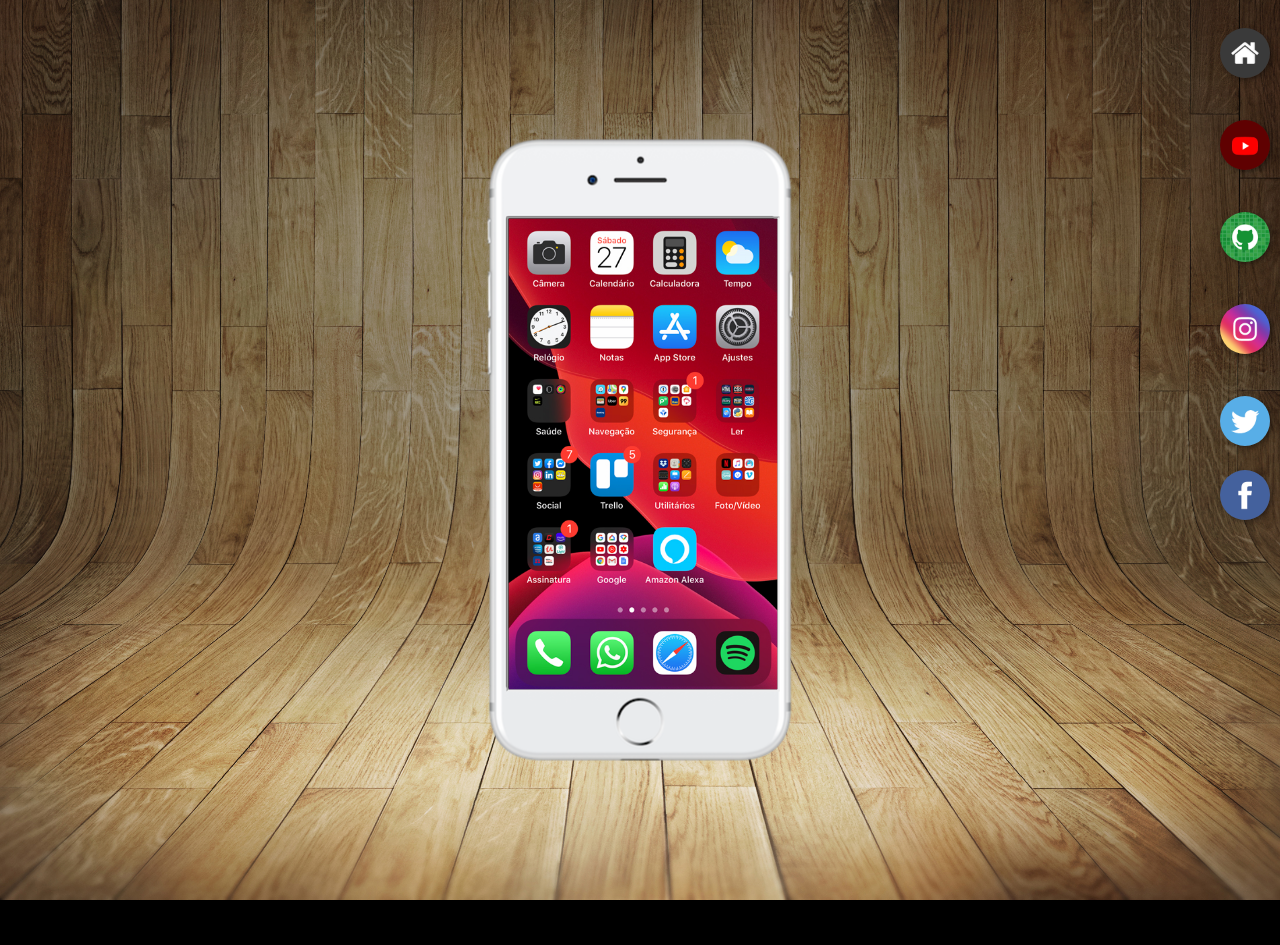
<file: index.html>
<!DOCTYPE html>
<html lang="pt.br">
<head>
    <meta charset="UTF-8">
    <meta http-equiv="X-UA-Compatible" content="IE=edge">
    <meta name="viewport" content="width=device-width, initial-scale=1.0">
    <link rel="shortcut icon" href="pacote-d013/favicon.ico" type="image/x-icon">
    <link rel="stylesheet" href="Estilos/style.css">
    <title>Projeto Redes Sociais</title>
</head>
<body>
    <main>
        <section id="telefone">
            <iframe src="home.html" name="tela" id="tela"></iframe>

        </section>
        <section id="redes-sociais">
            <br><a href="home.html" target="tela"><img src="pacote-d013/imagens/logo-home.jpg" alt="Home"></a></br>
            <br><a href="youtube.html" target="tela"><img src="pacote-d013/imagens/logo-youtube.jpg" alt="Youtube"></a></br>
            <br><a href="github.html" target="tela"><img src="pacote-d013/imagens/logo-github.jpg" alt="Github"></a></br>
            <br><a href="instagra.html" target="tela"><img src="pacote-d013/imagens/logo-instagram.jpg" alt="Instagram"></a></br>
            <br><a href="twitter.html" target="tela"><img src="pacote-d013/imagens/logo-twitter.jpg" alt="Twitter"></a></br>
            <a href="facebook.html" target="tela"><img src="pacote-d013/imagens/logo-facebook.jpg" alt="Facebook"></a>
        </section>




    </main>



</body>
</html>
</file>
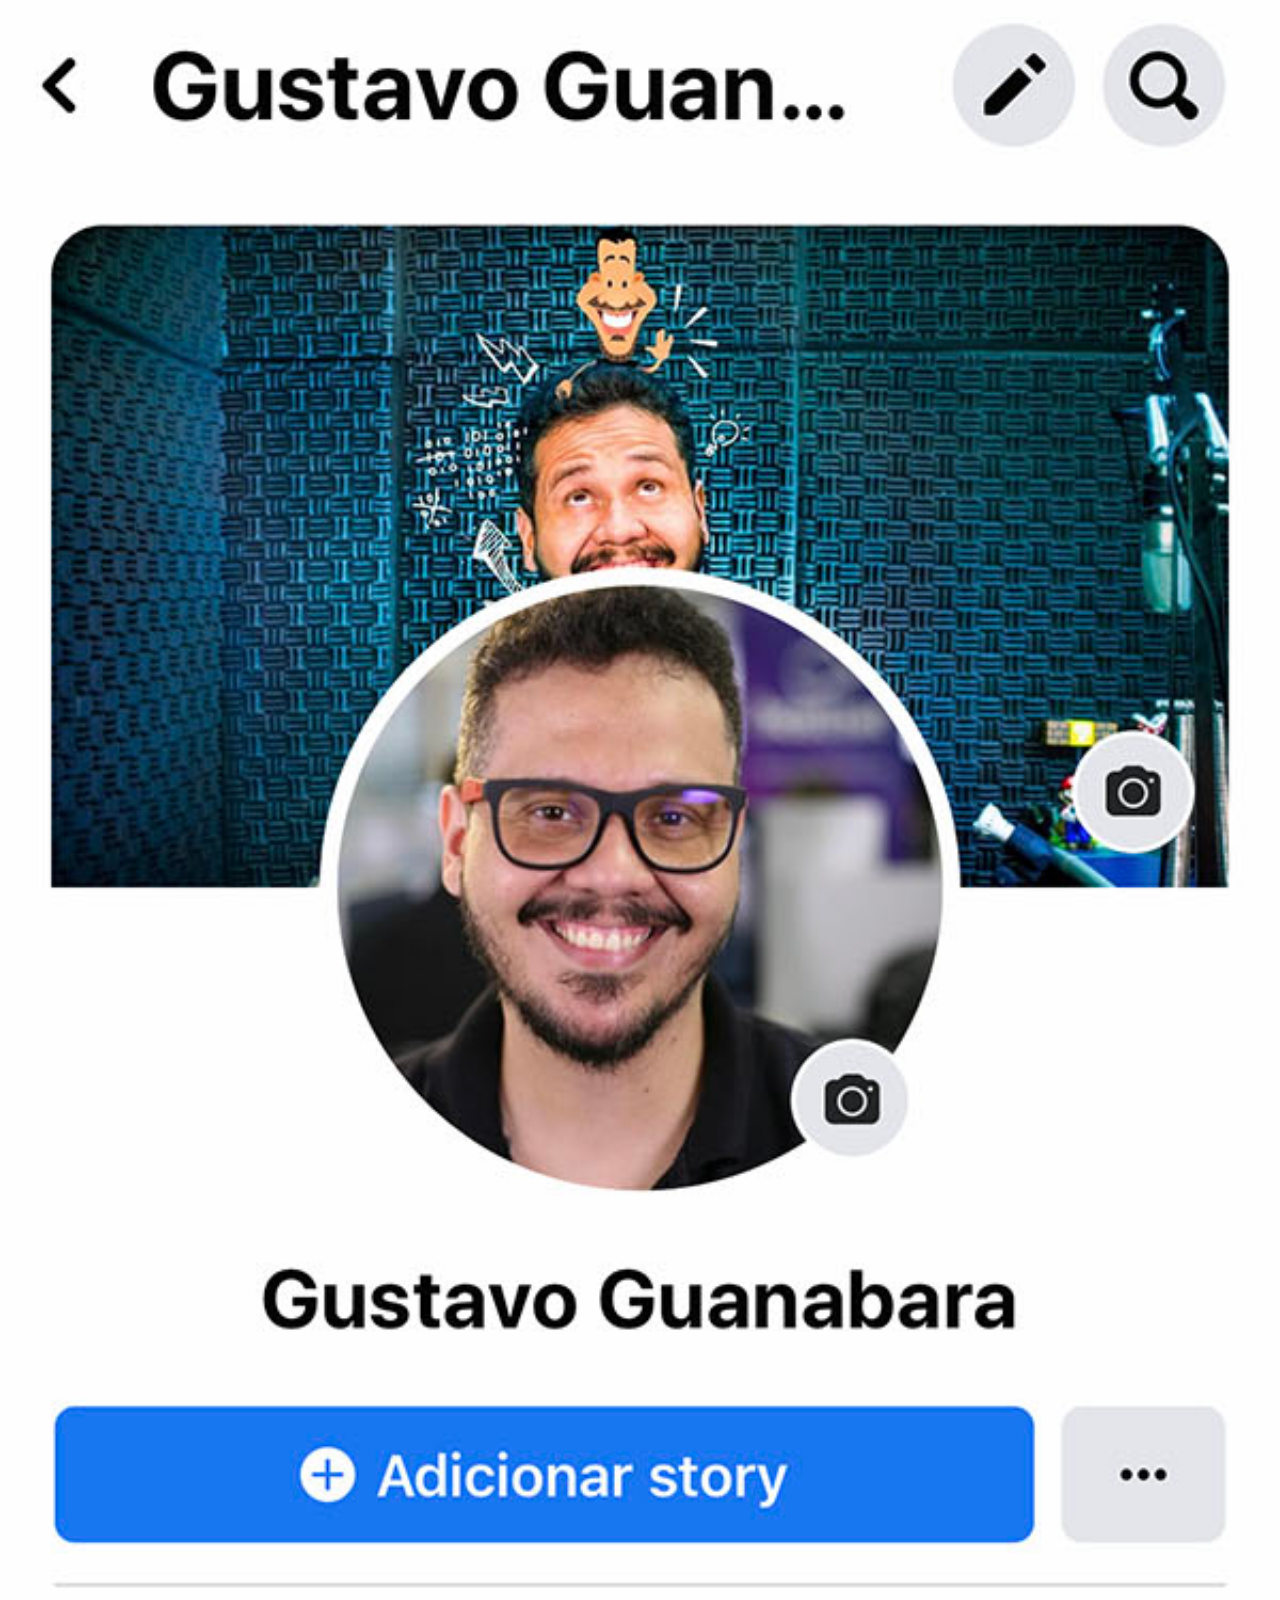
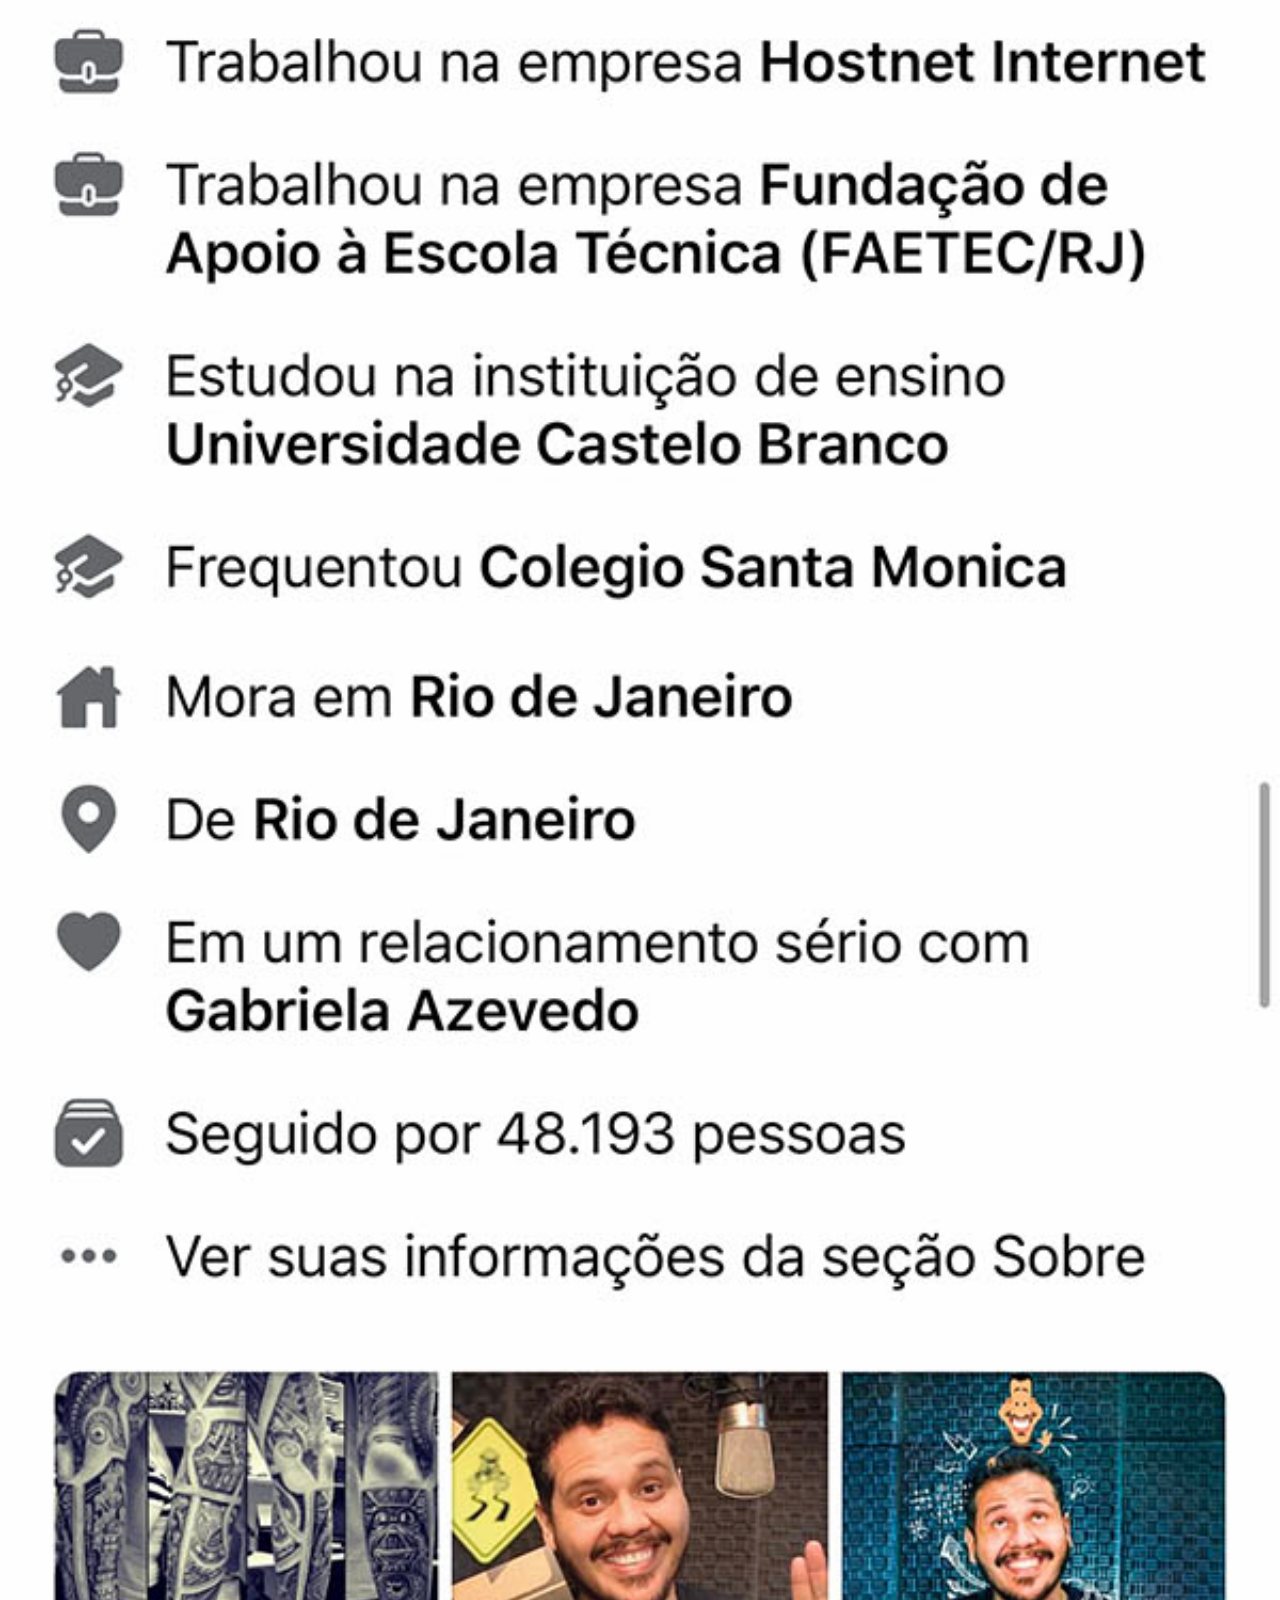
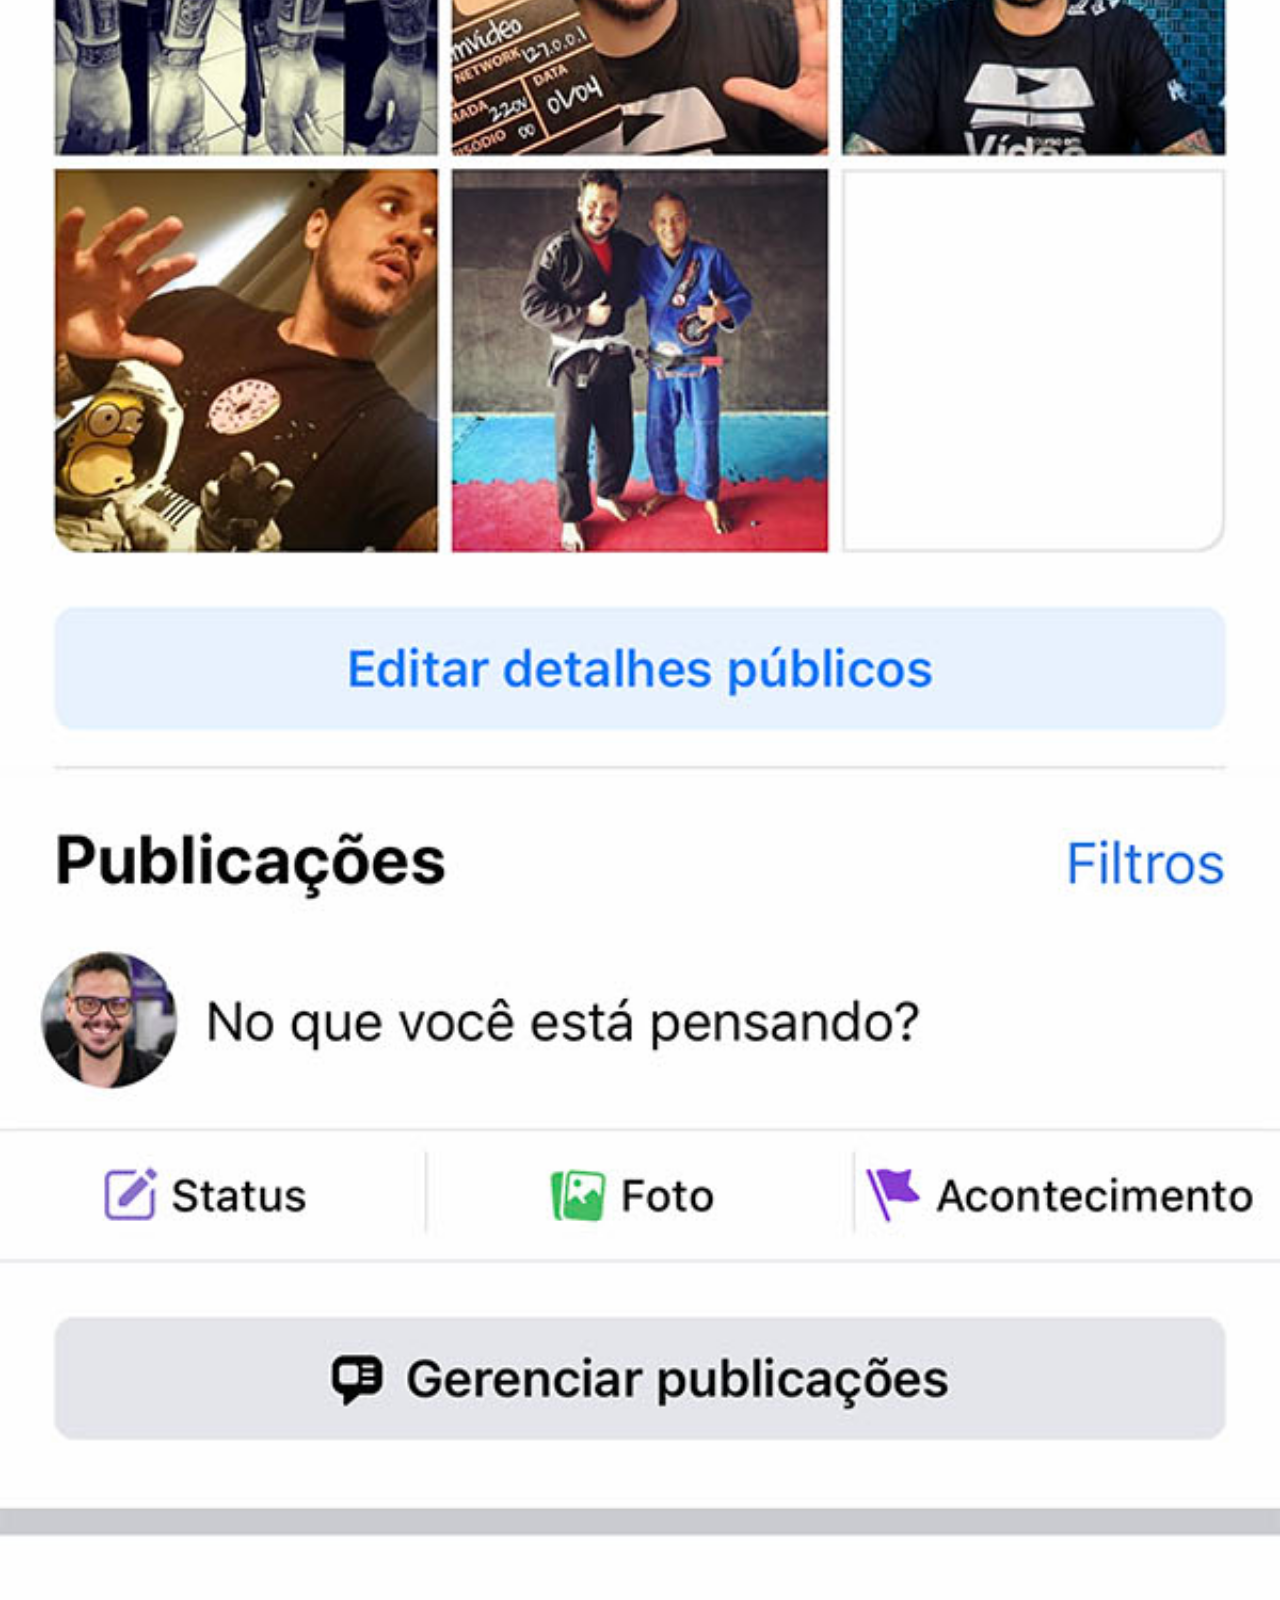
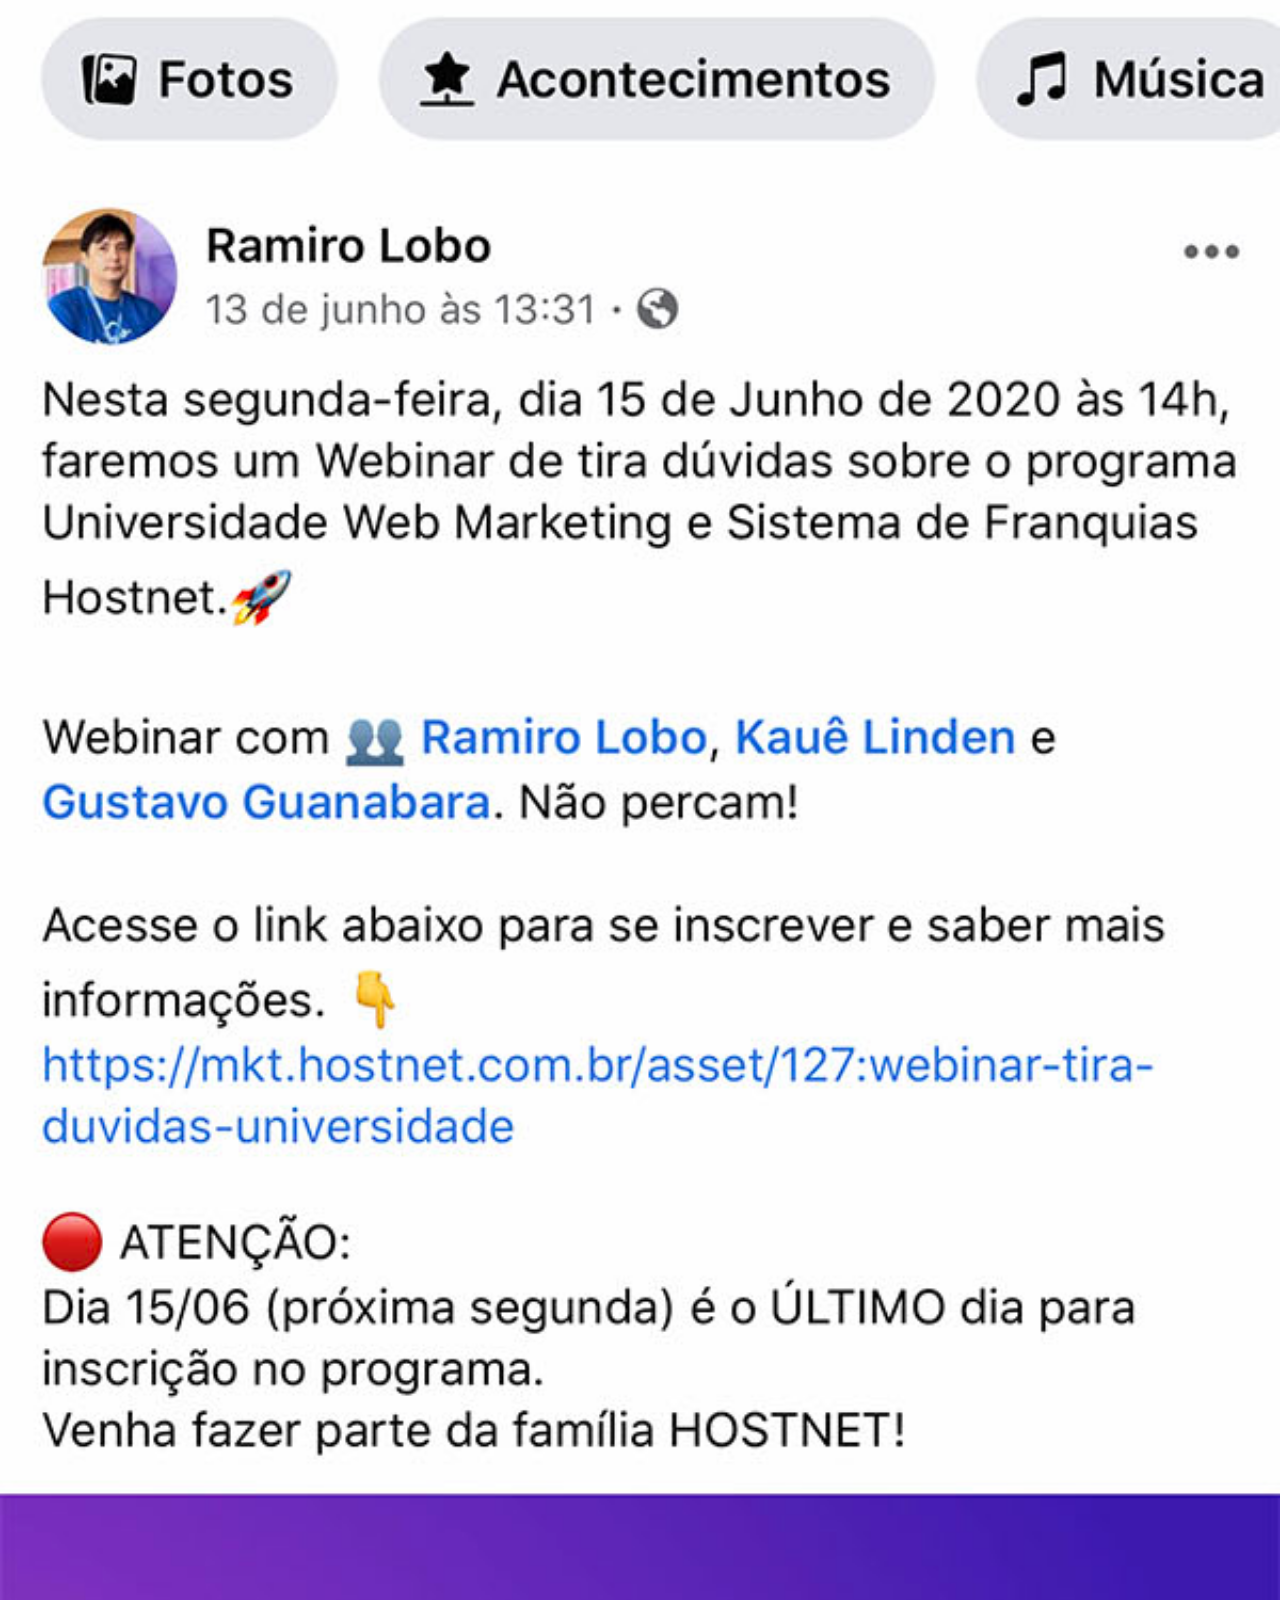
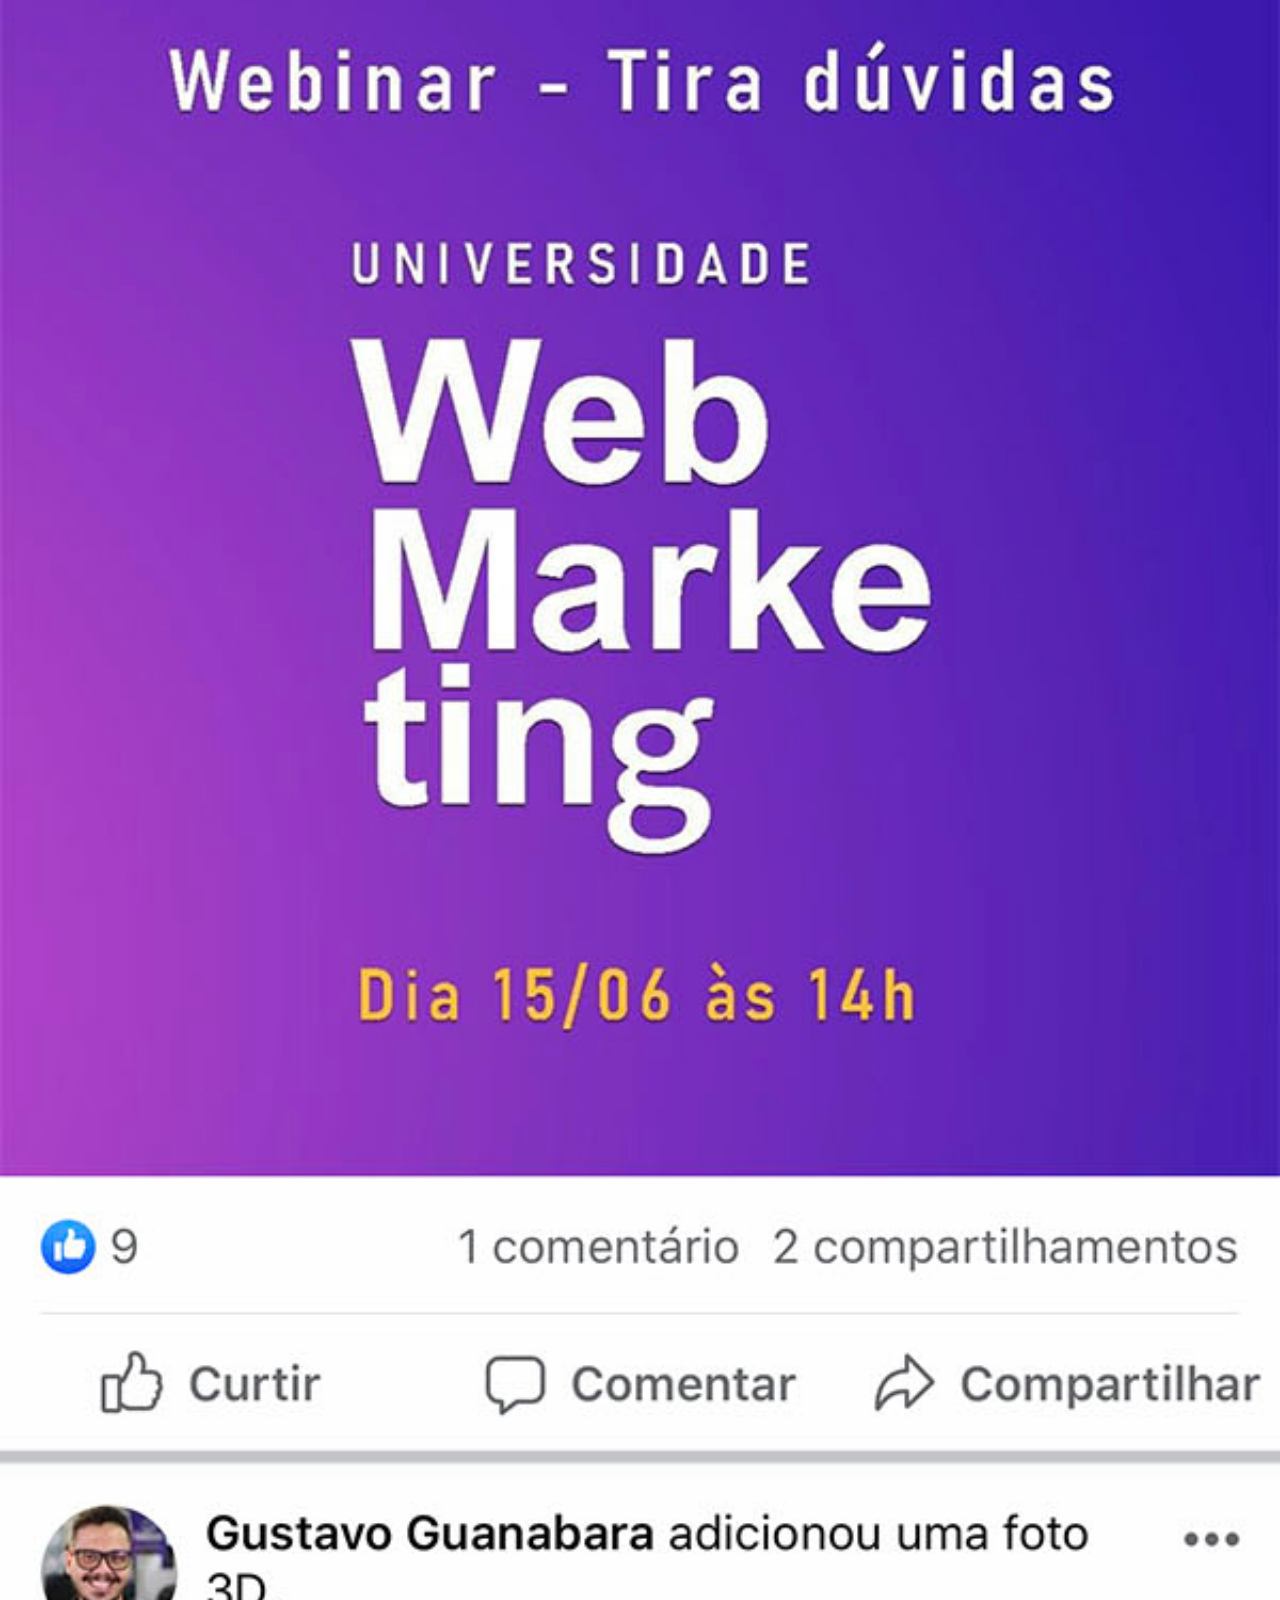
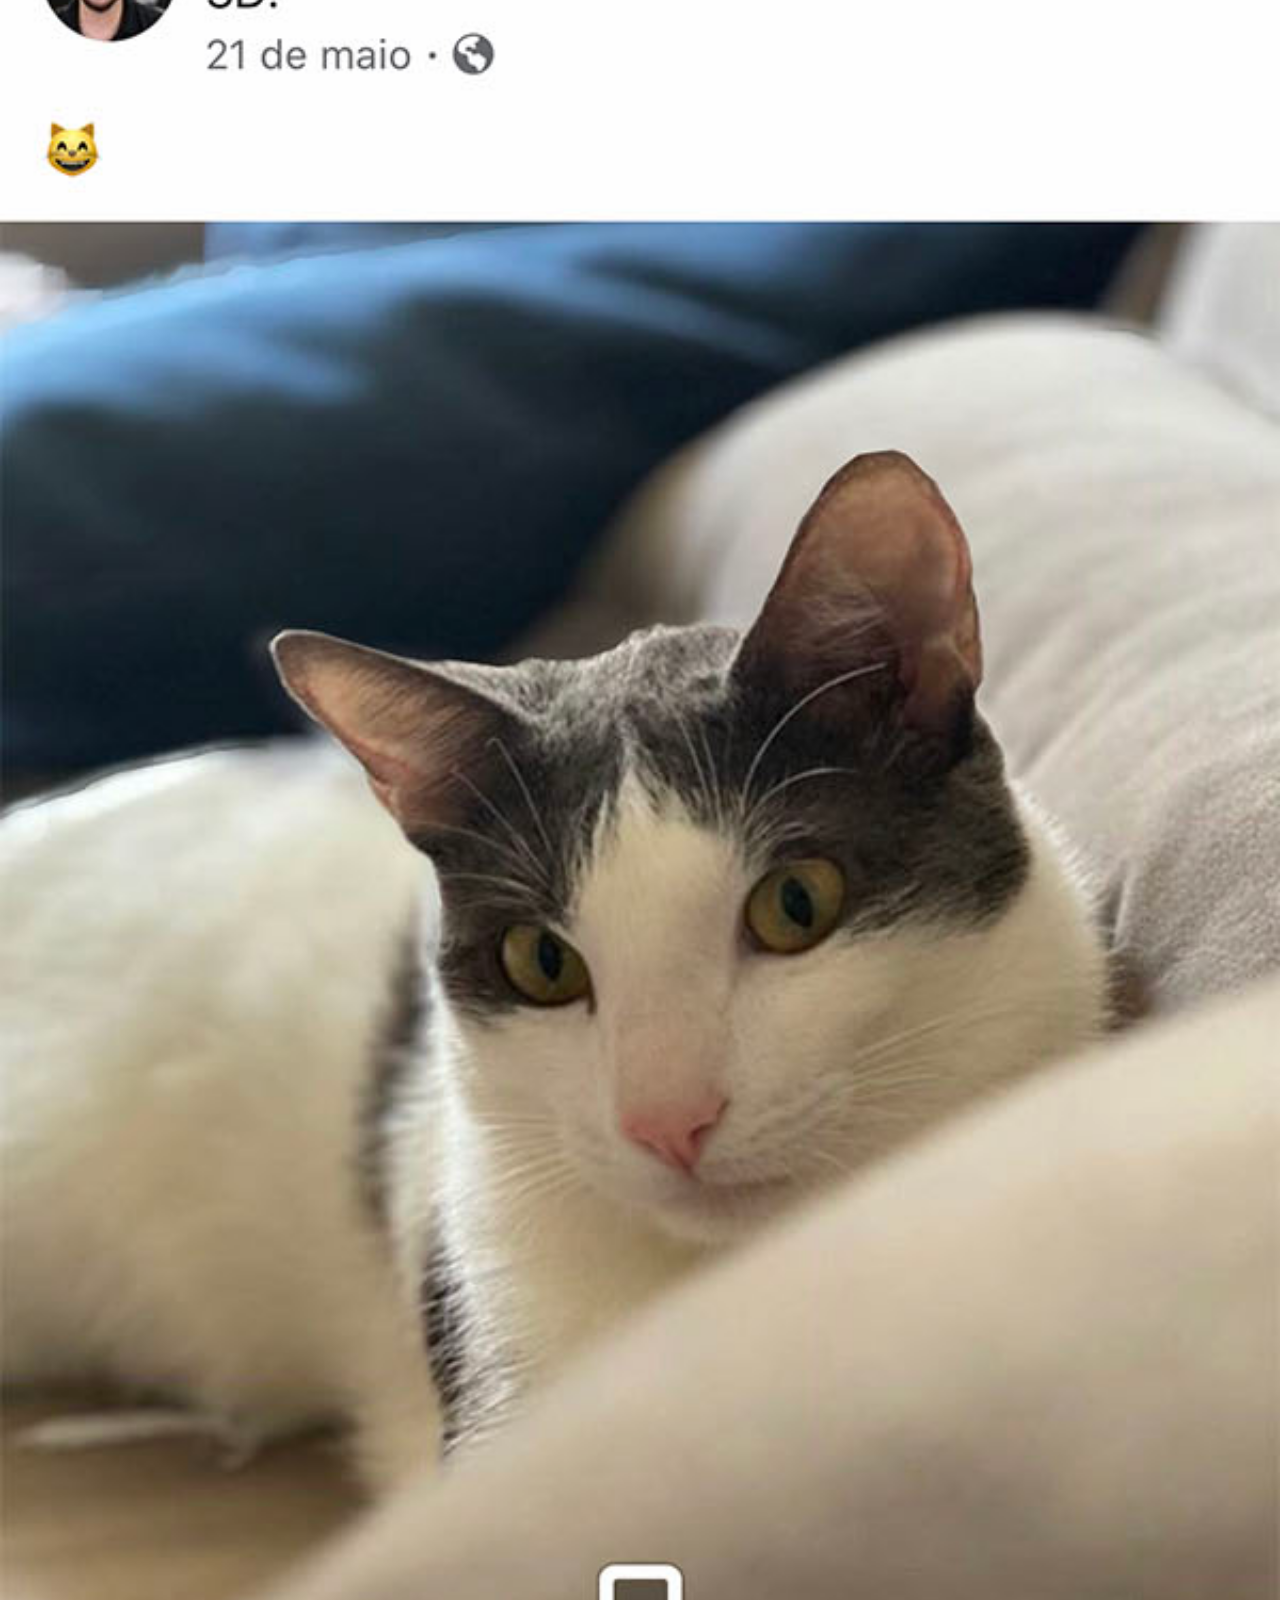
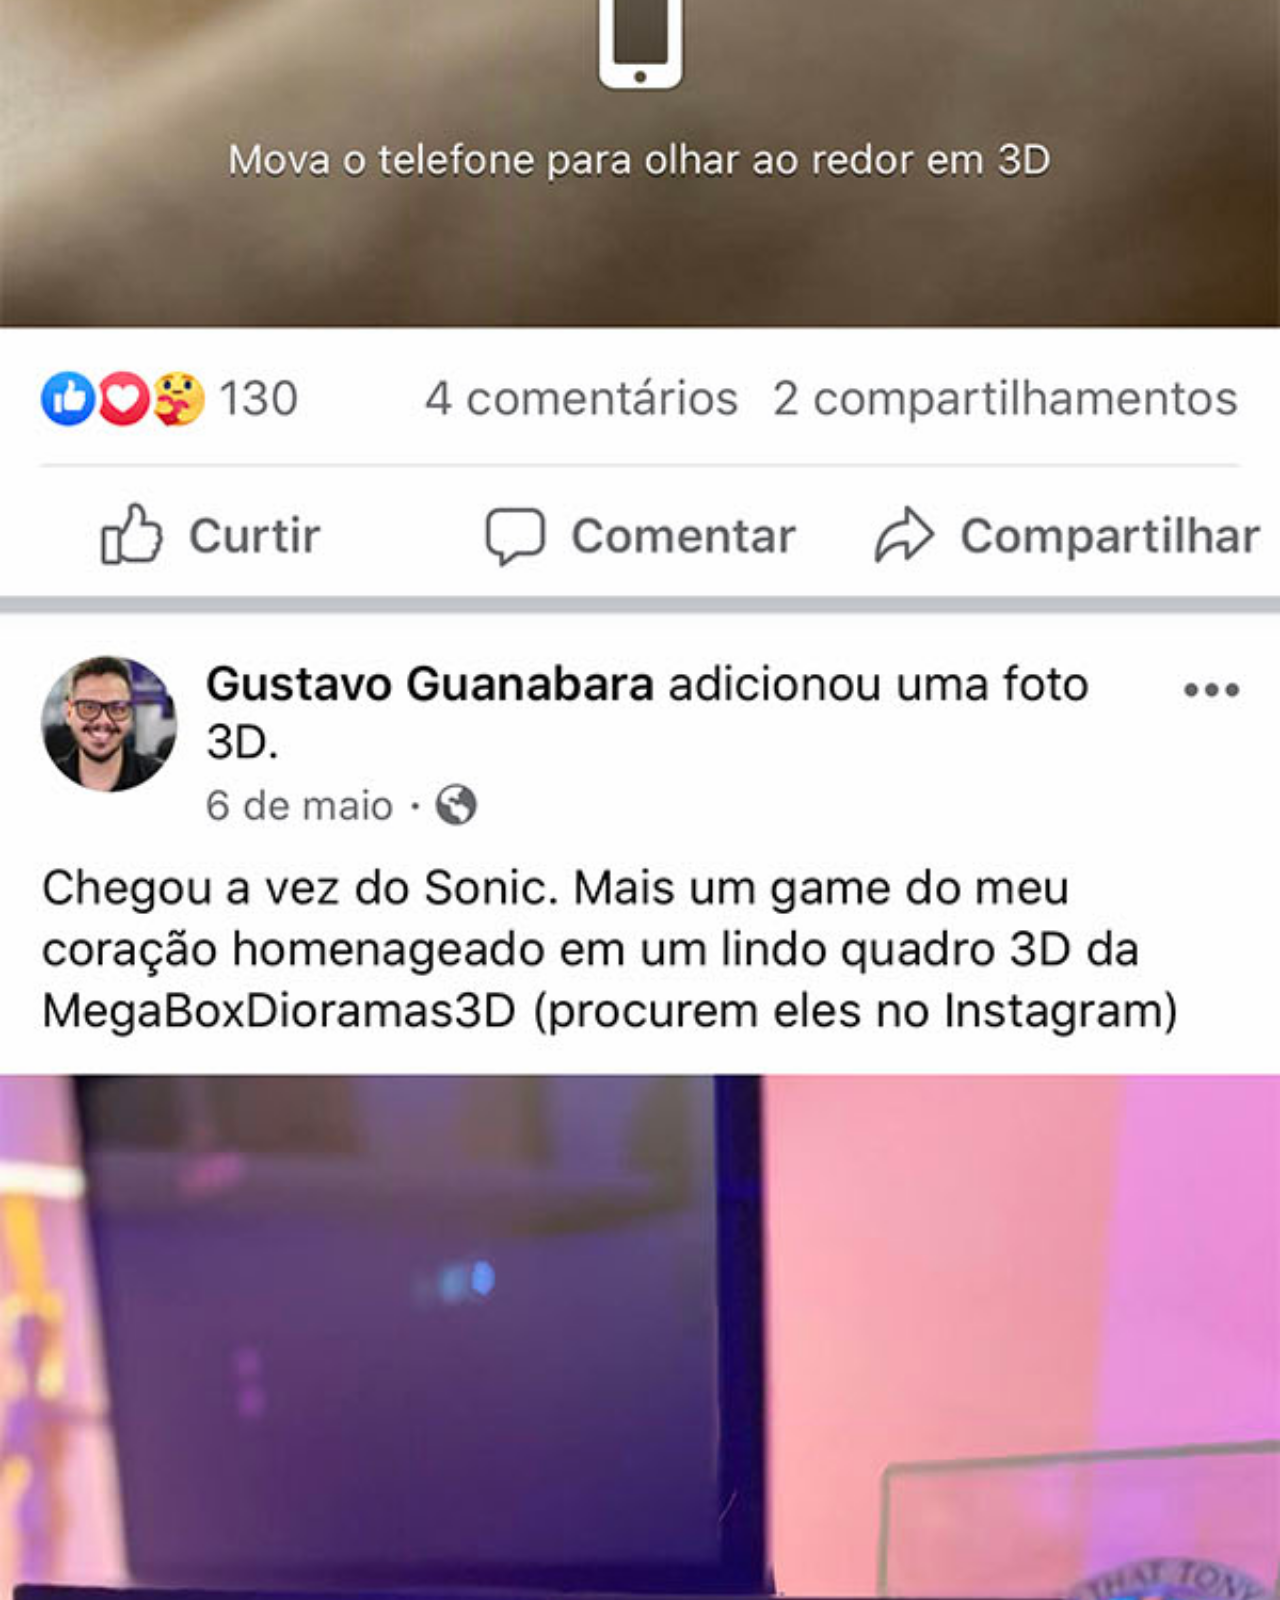
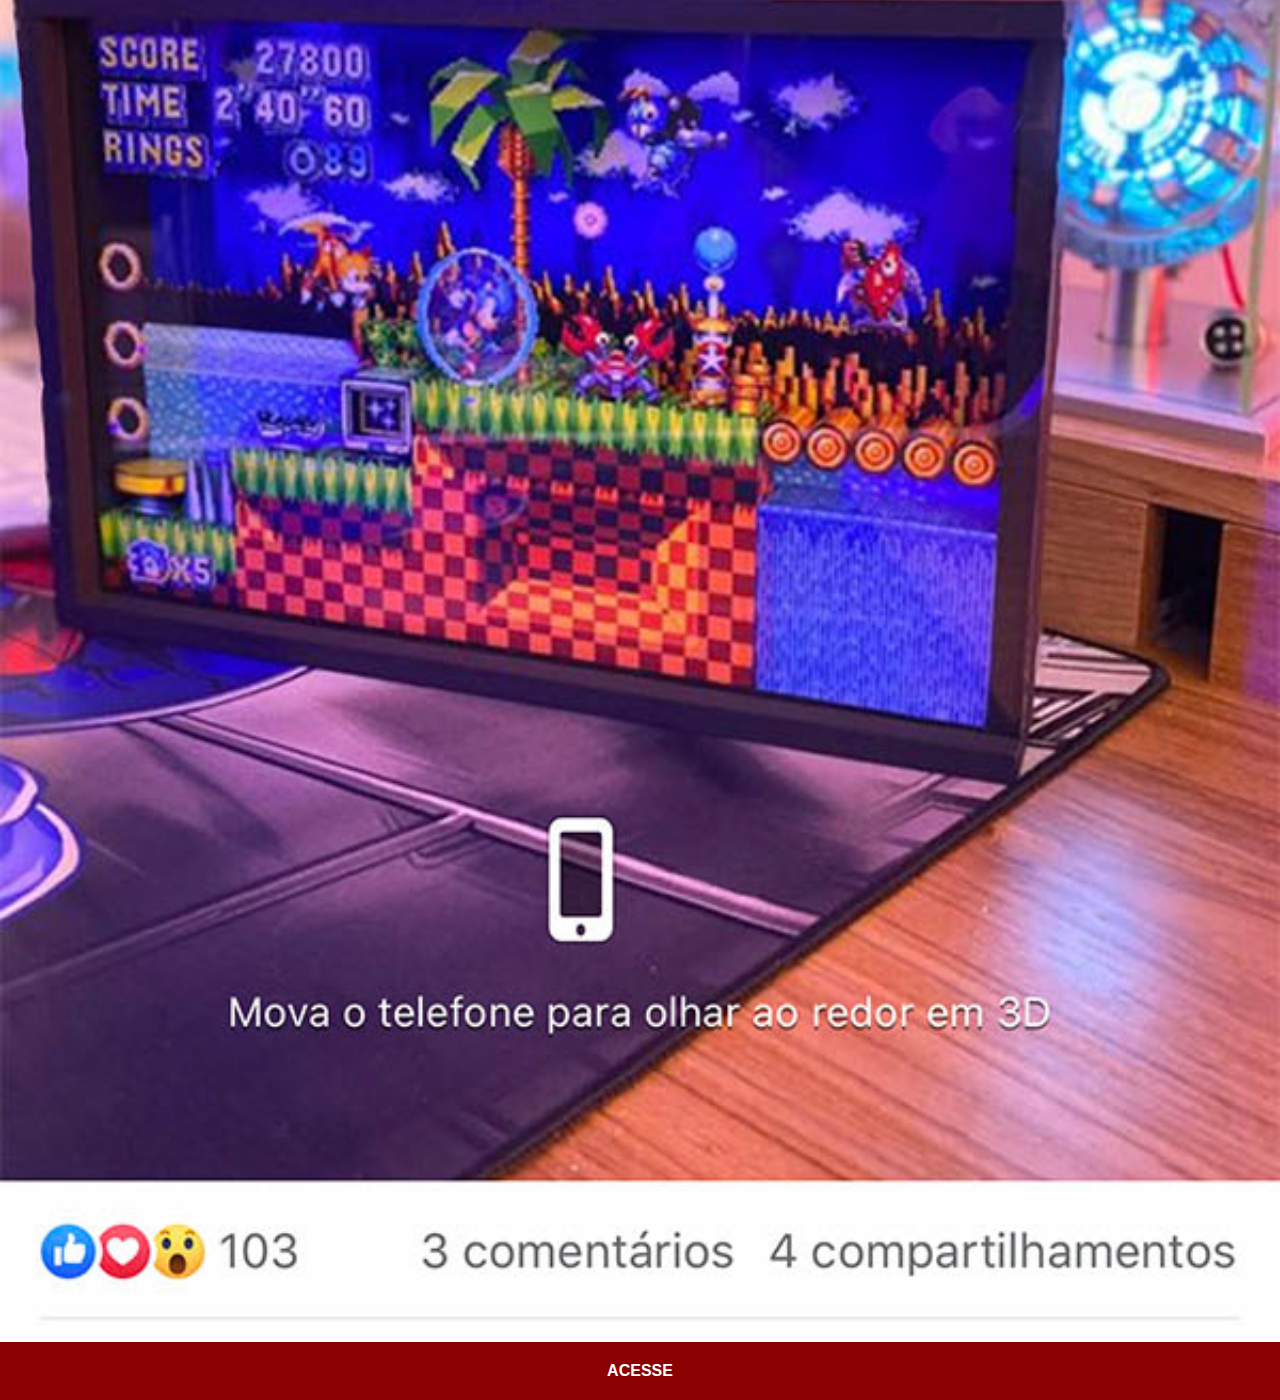
<file: facebook.html>
<!DOCTYPE html>
<html lang="pt-br">
<head>
    <meta charset="UTF-8">
    <meta http-equiv="X-UA-Compatible" content="IE=edge">
    <meta name="viewport" content="width=device-width, initial-scale=1.0">
    <link rel="stylesheet" href="Estilos/social.css">
    <title>YouTube</title>
</head>
<body>
    <img src="pacote-d013/imagens/tela-facebook.jpg" alt="Facebook"><a href="https://www.facebook.com/gustavoguanabara?mibextid=ZbWKwL" target="_blank">ACESSE</a>
</body>
</html>
</file>
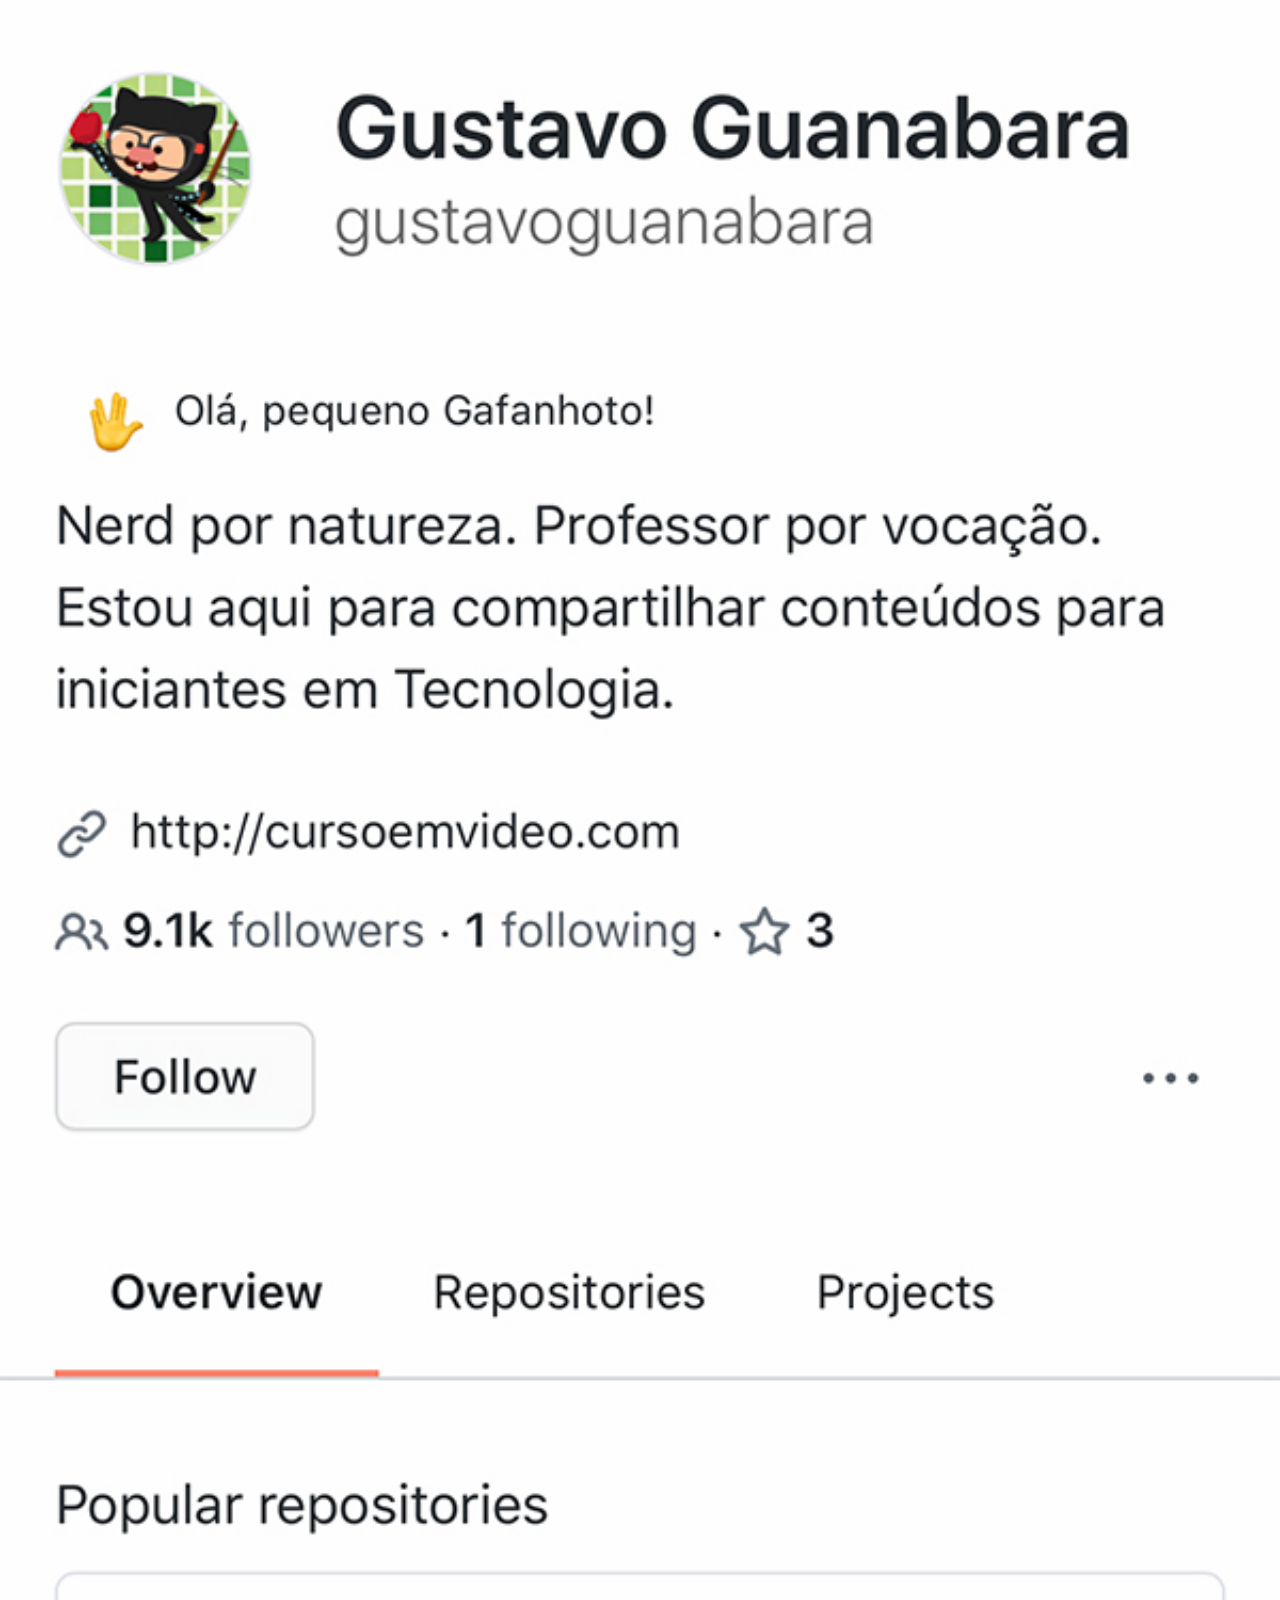
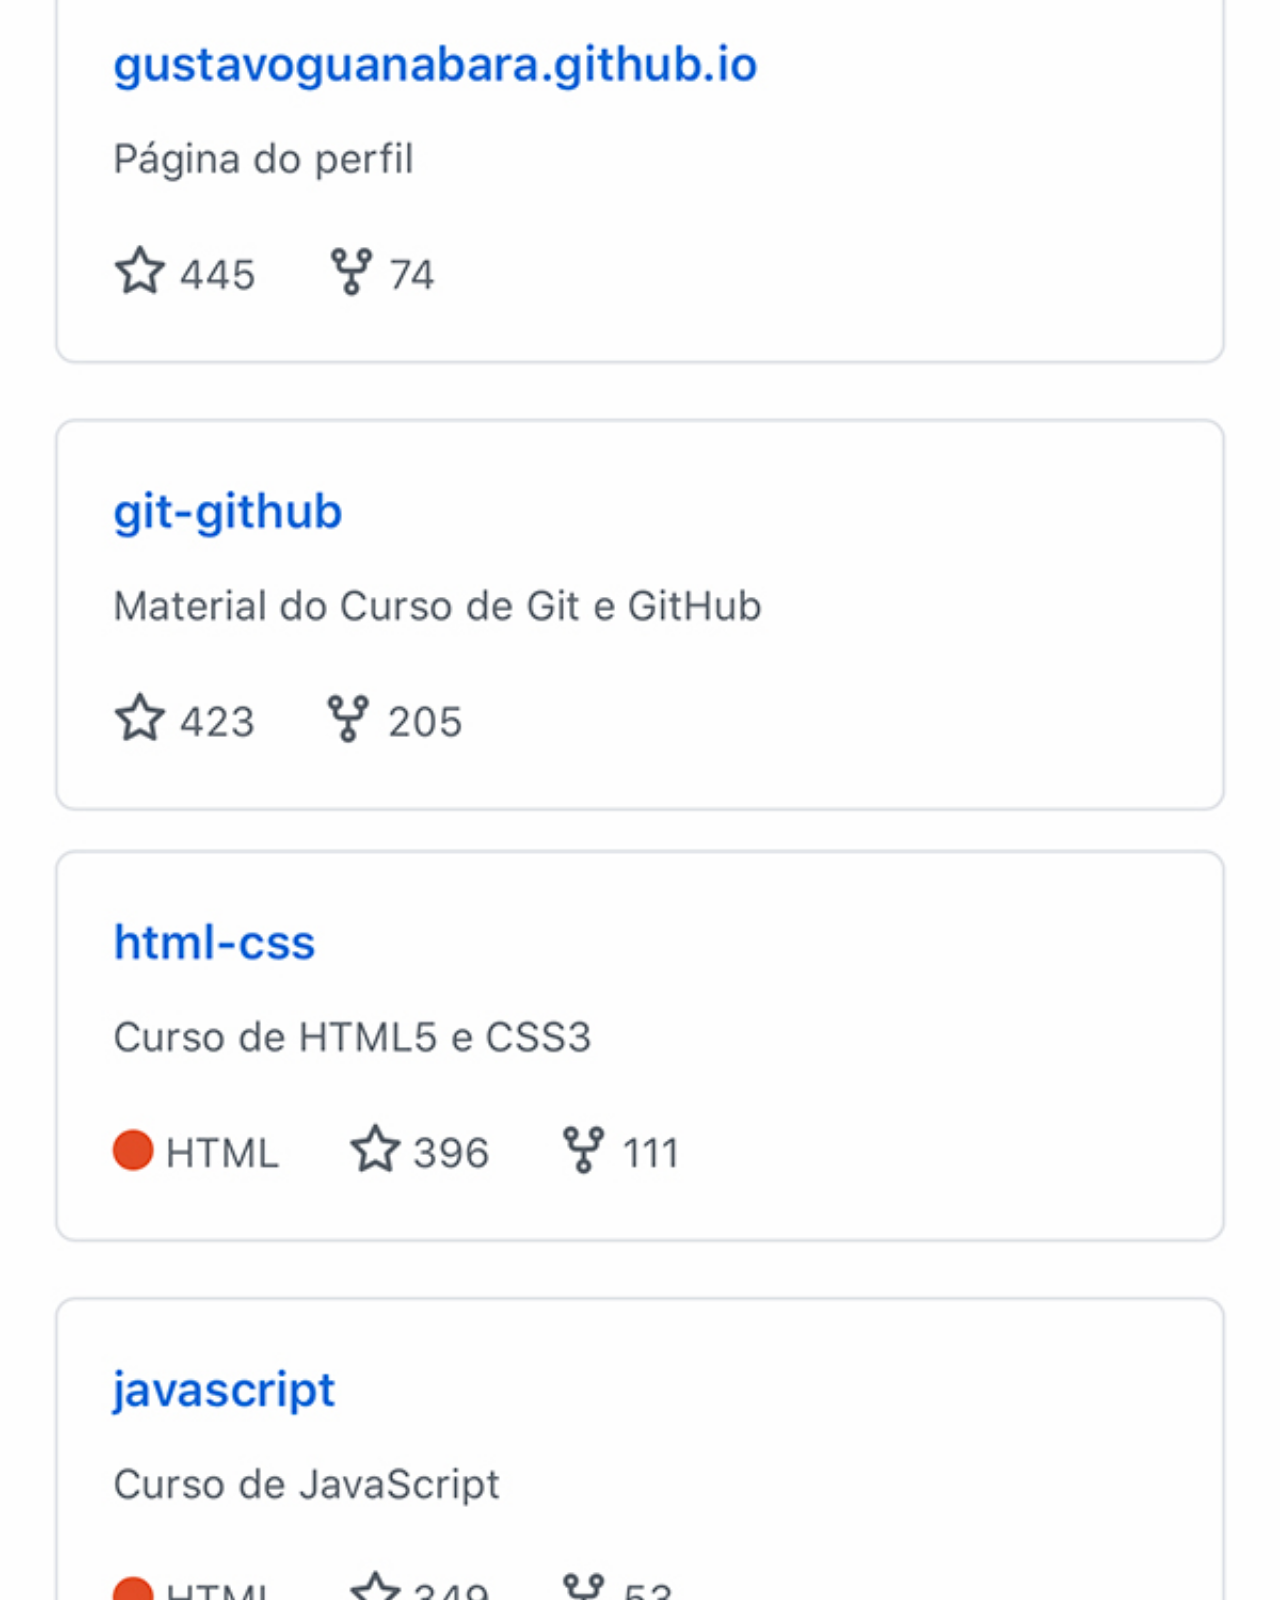
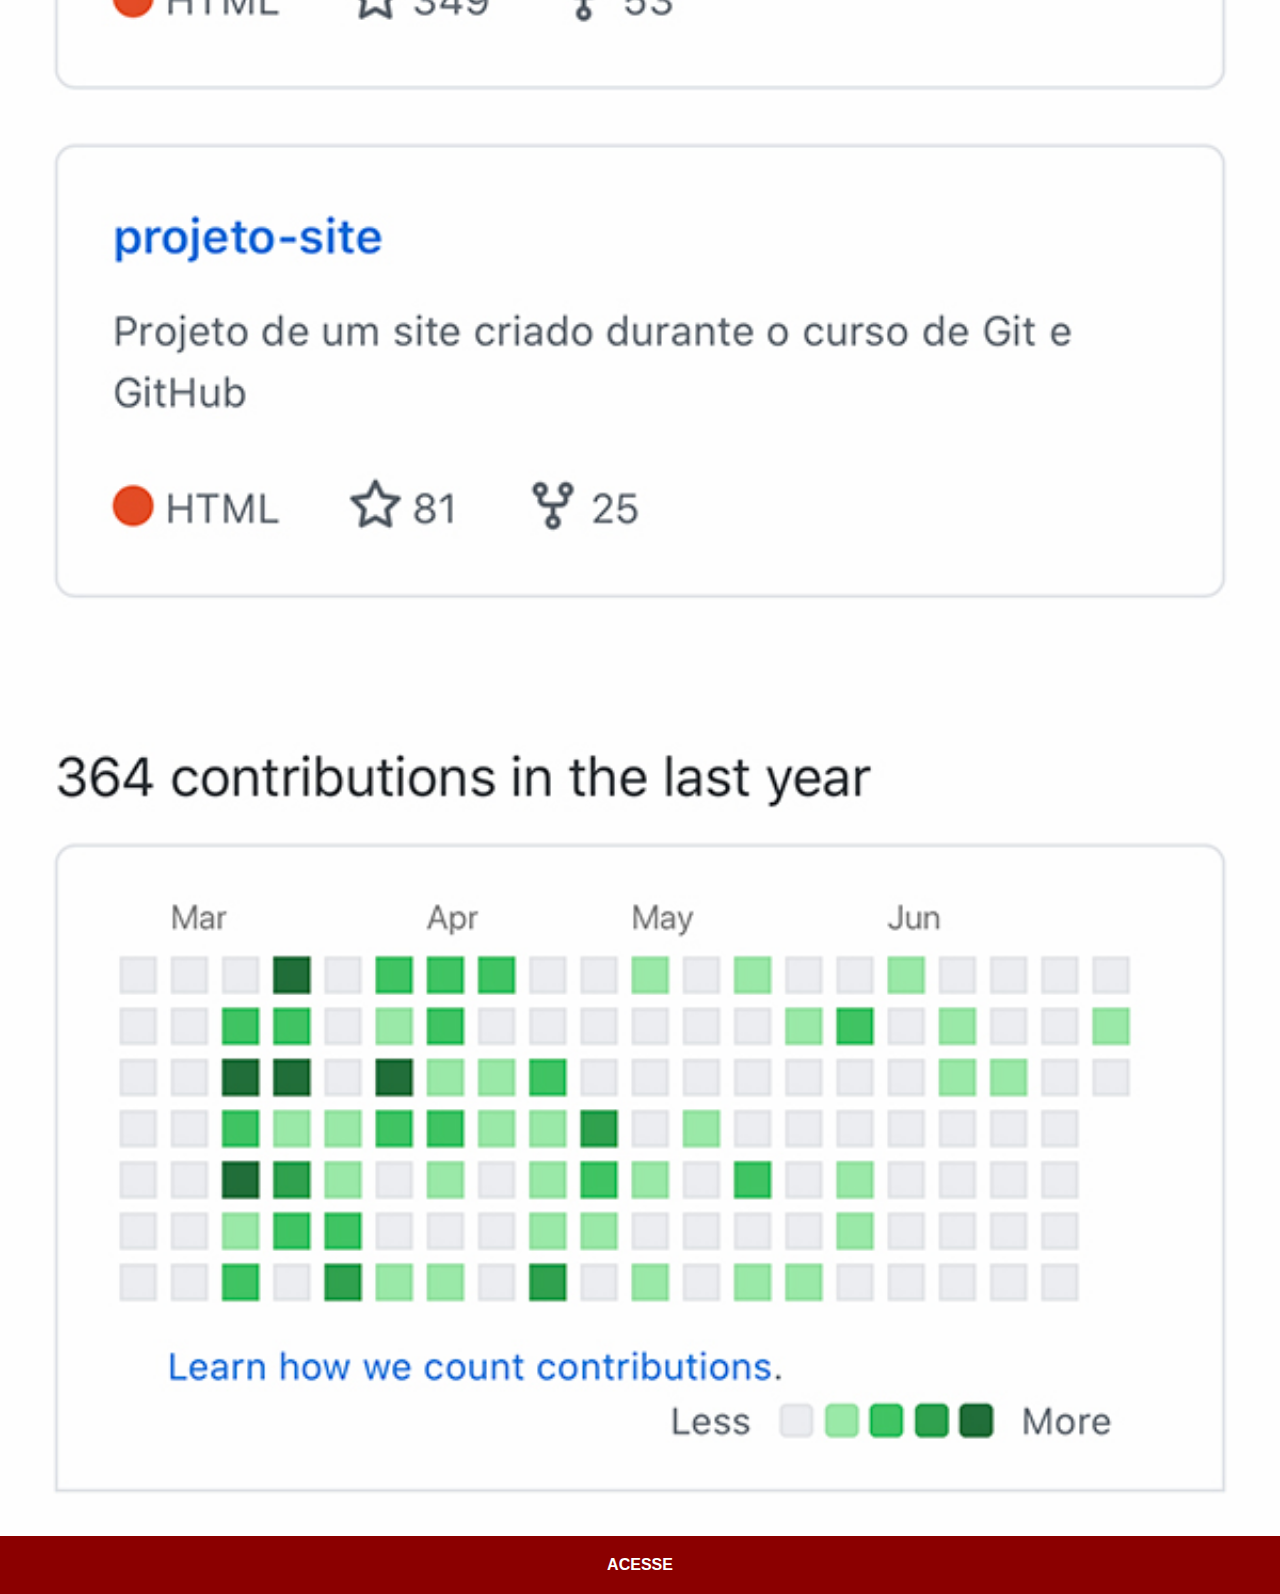
<file: github.html>
<!DOCTYPE html>
<html lang="pt-br">
<head>
    <meta charset="UTF-8">
    <meta http-equiv="X-UA-Compatible" content="IE=edge">
    <meta name="viewport" content="width=device-width, initial-scale=1.0">
    <link rel="stylesheet" href="Estilos/social.css">
    <link rel="stylesheet" href="Estilos/social.css">
    <title>GitHub</title>
</head>
<body>
    <img src="pacote-d013/imagens/tela-github.jpg" alt="GitHub"><a href="https://github.com/gustavoguanabara" target="_blank">ACESSE</a>
</body>
</html>
</file>
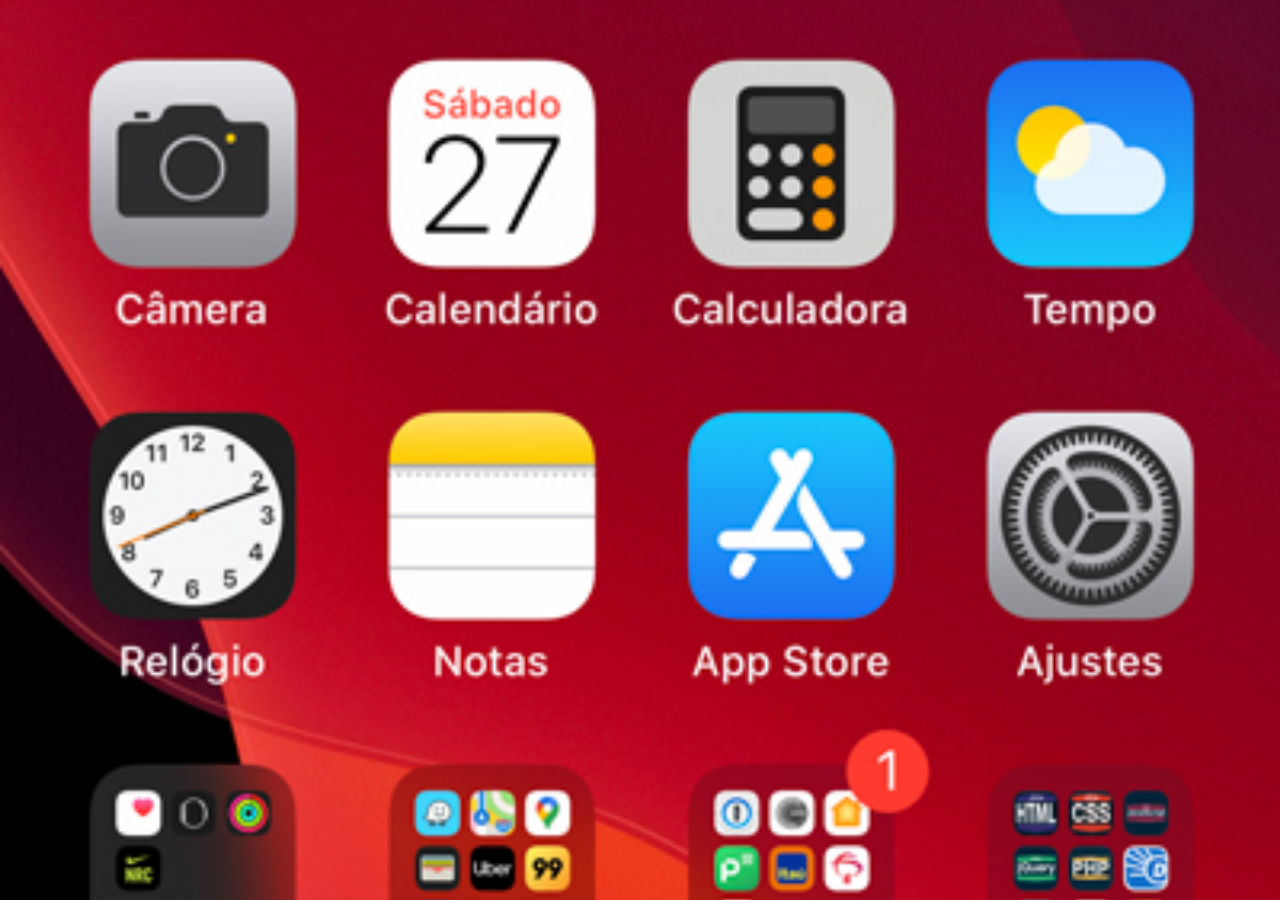
<file: home.html>
<!DOCTYPE html>
<html lang="pt-br">
<head>
    <meta charset="UTF-8">
    <meta http-equiv="X-UA-Compatible" content="IE=edge">
    <meta name="viewport" content="width=device-width, initial-scale=1.0">
    <title>Home</title>
    <style>
        *{
            margin: 0px;
            padding: 0px;
        }
        body{
            width: 100vw;
            height: 100vh;
            background: black url('pacote-d013/imagens/tela-home.jpg') no-repeat top center;
            background-size: cover;
        }

    </style>
</head>
<body>
    
</body>
</html>
</file>
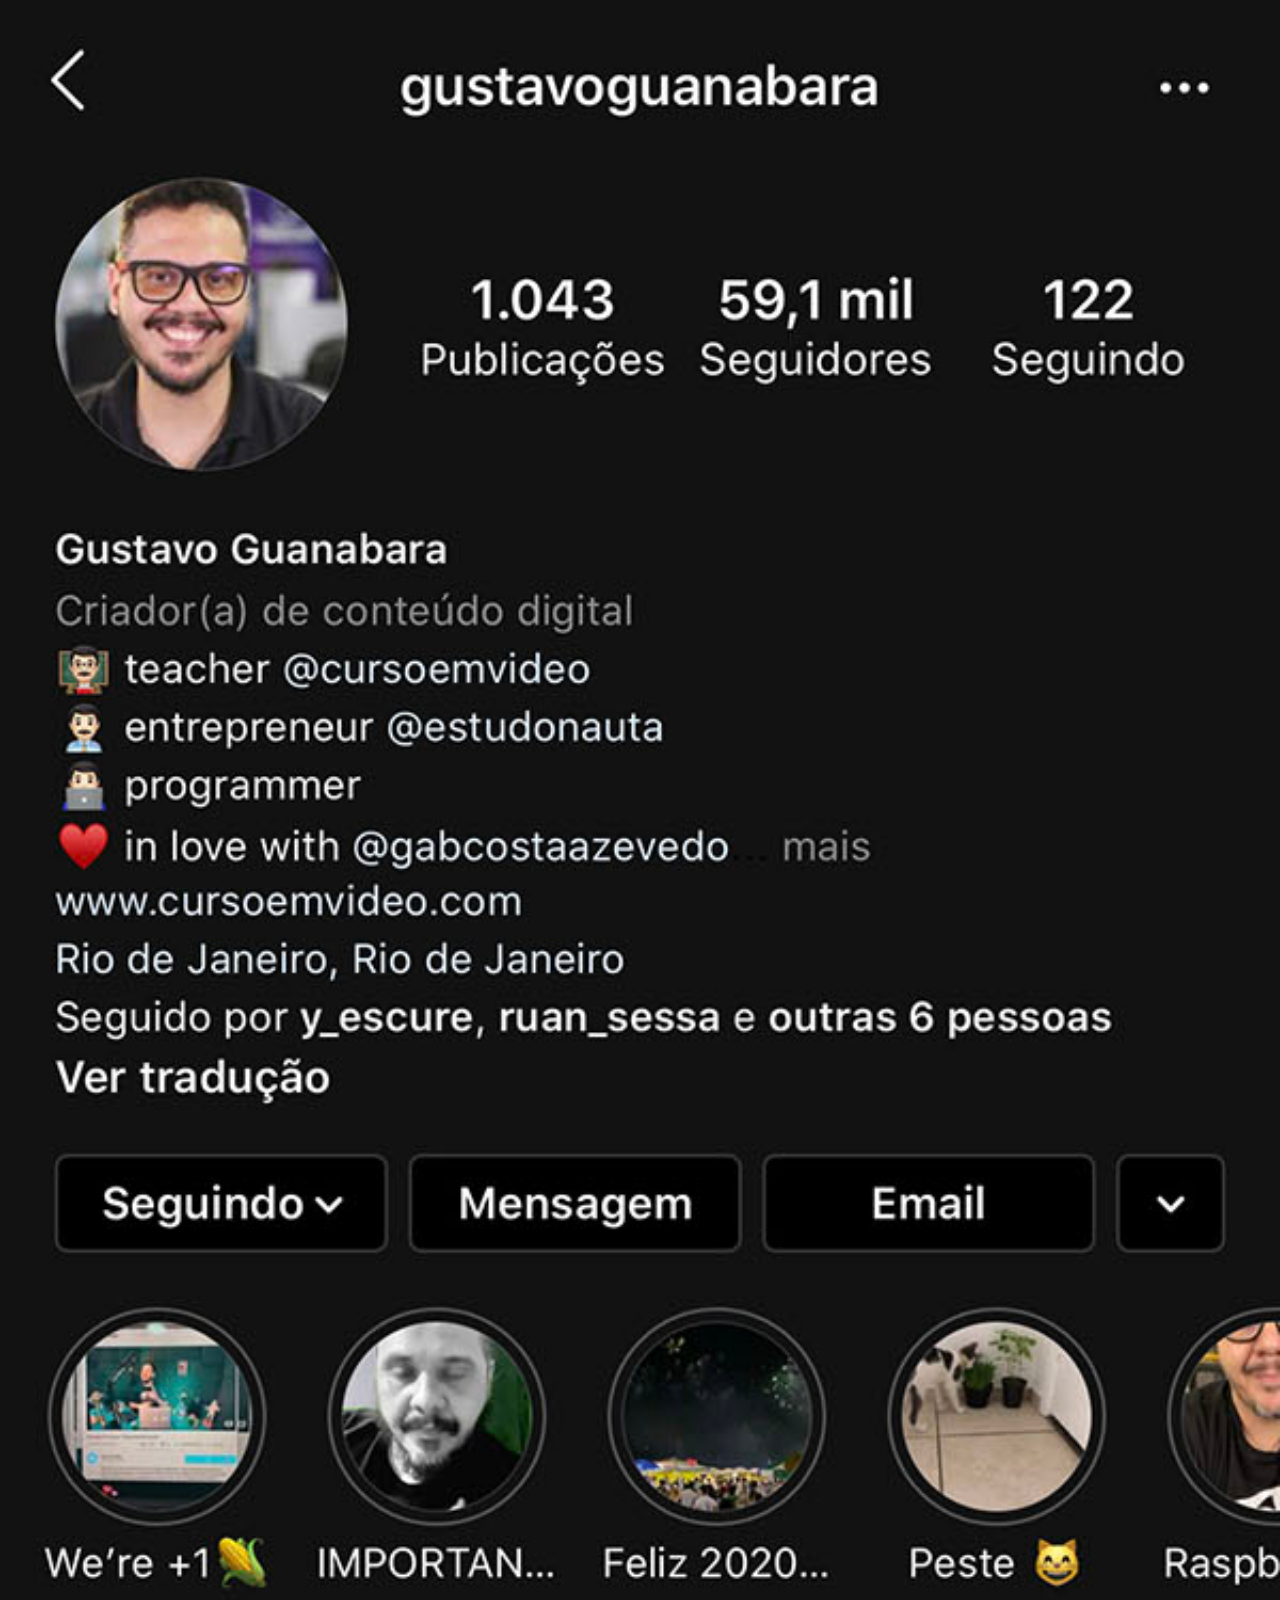
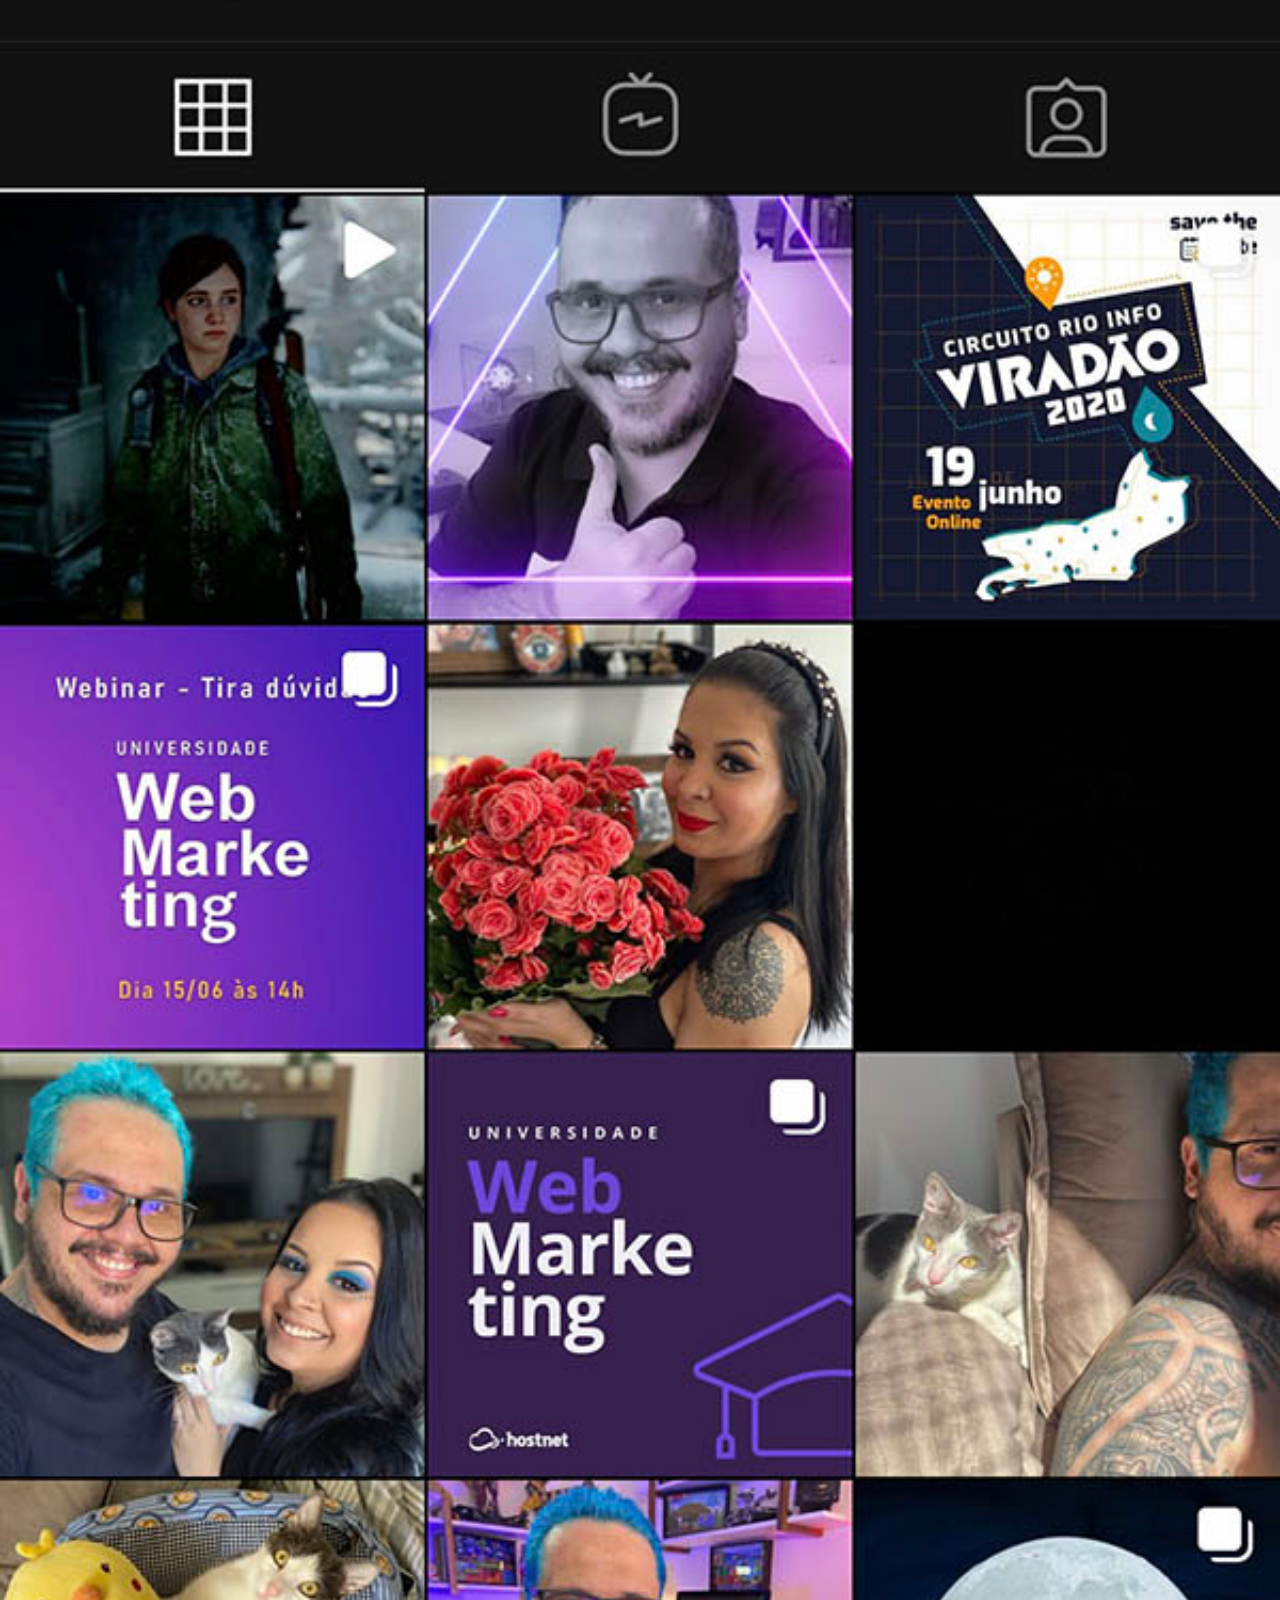
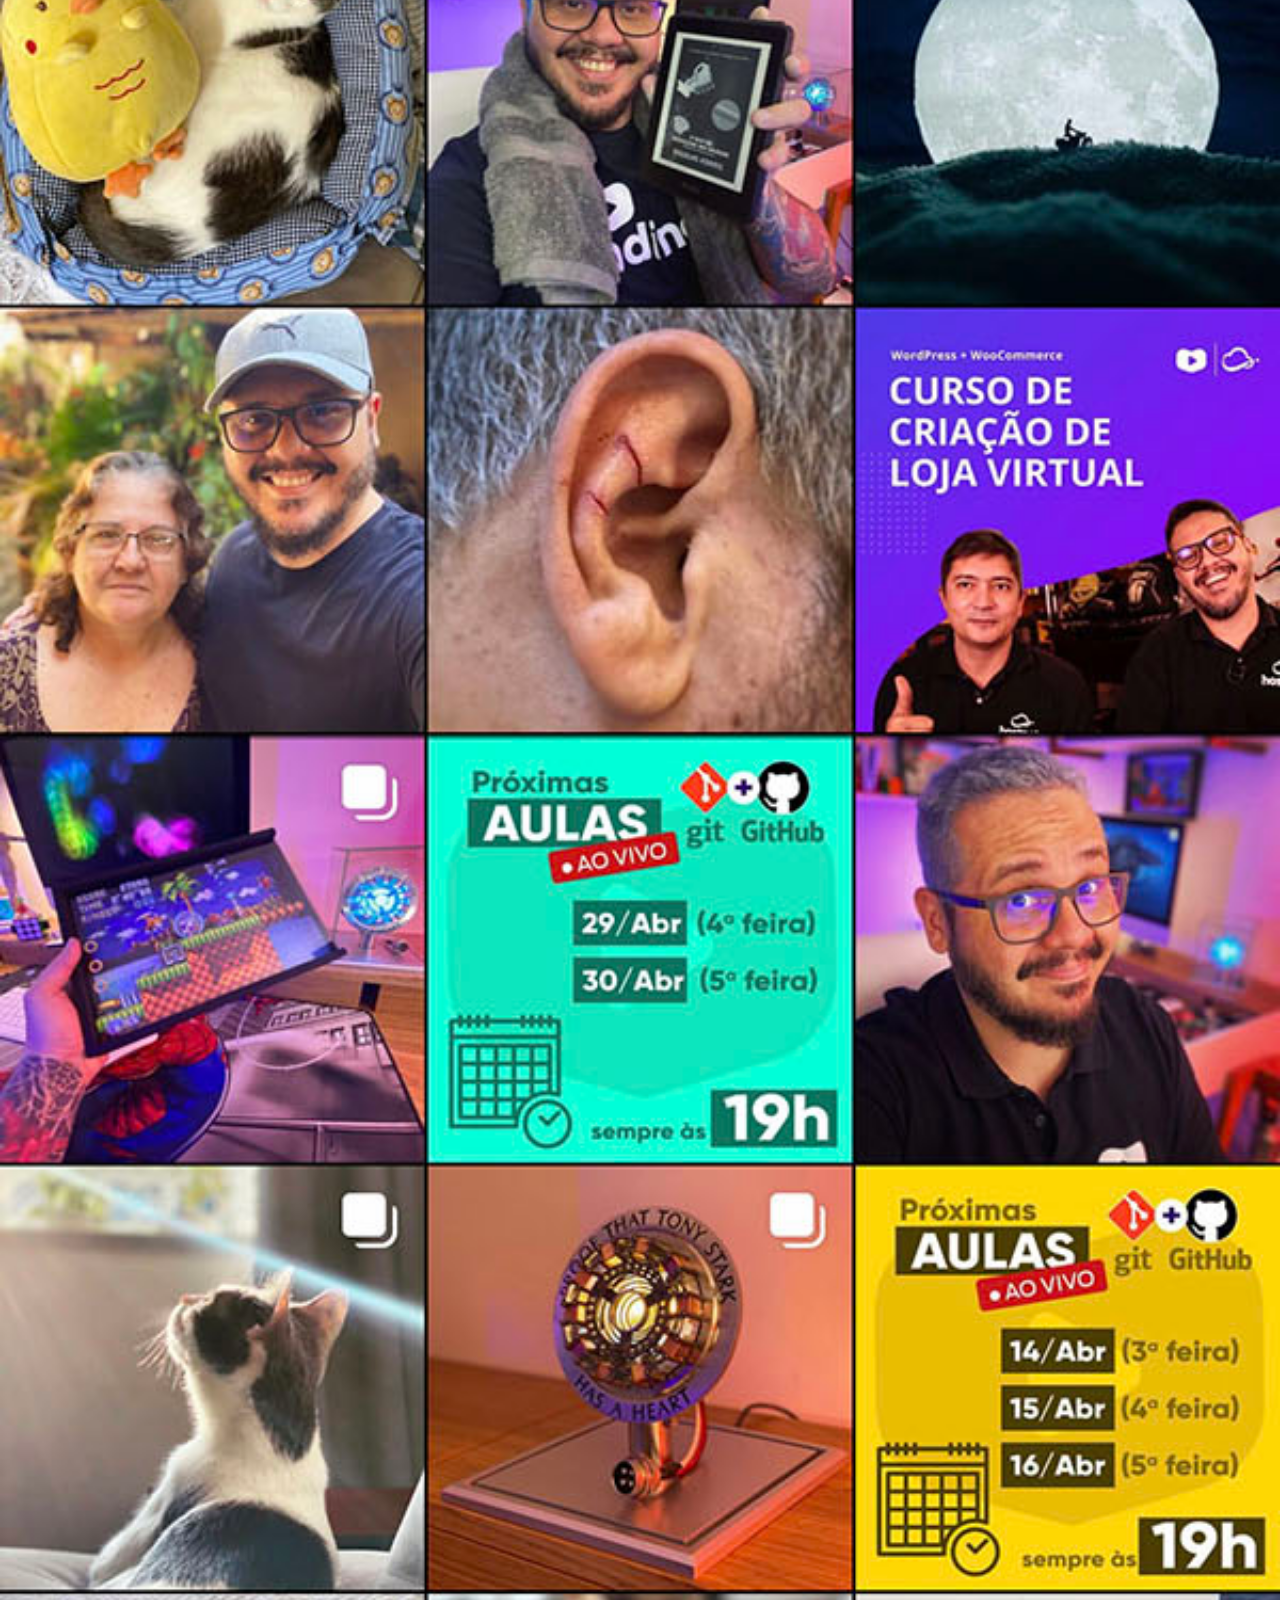
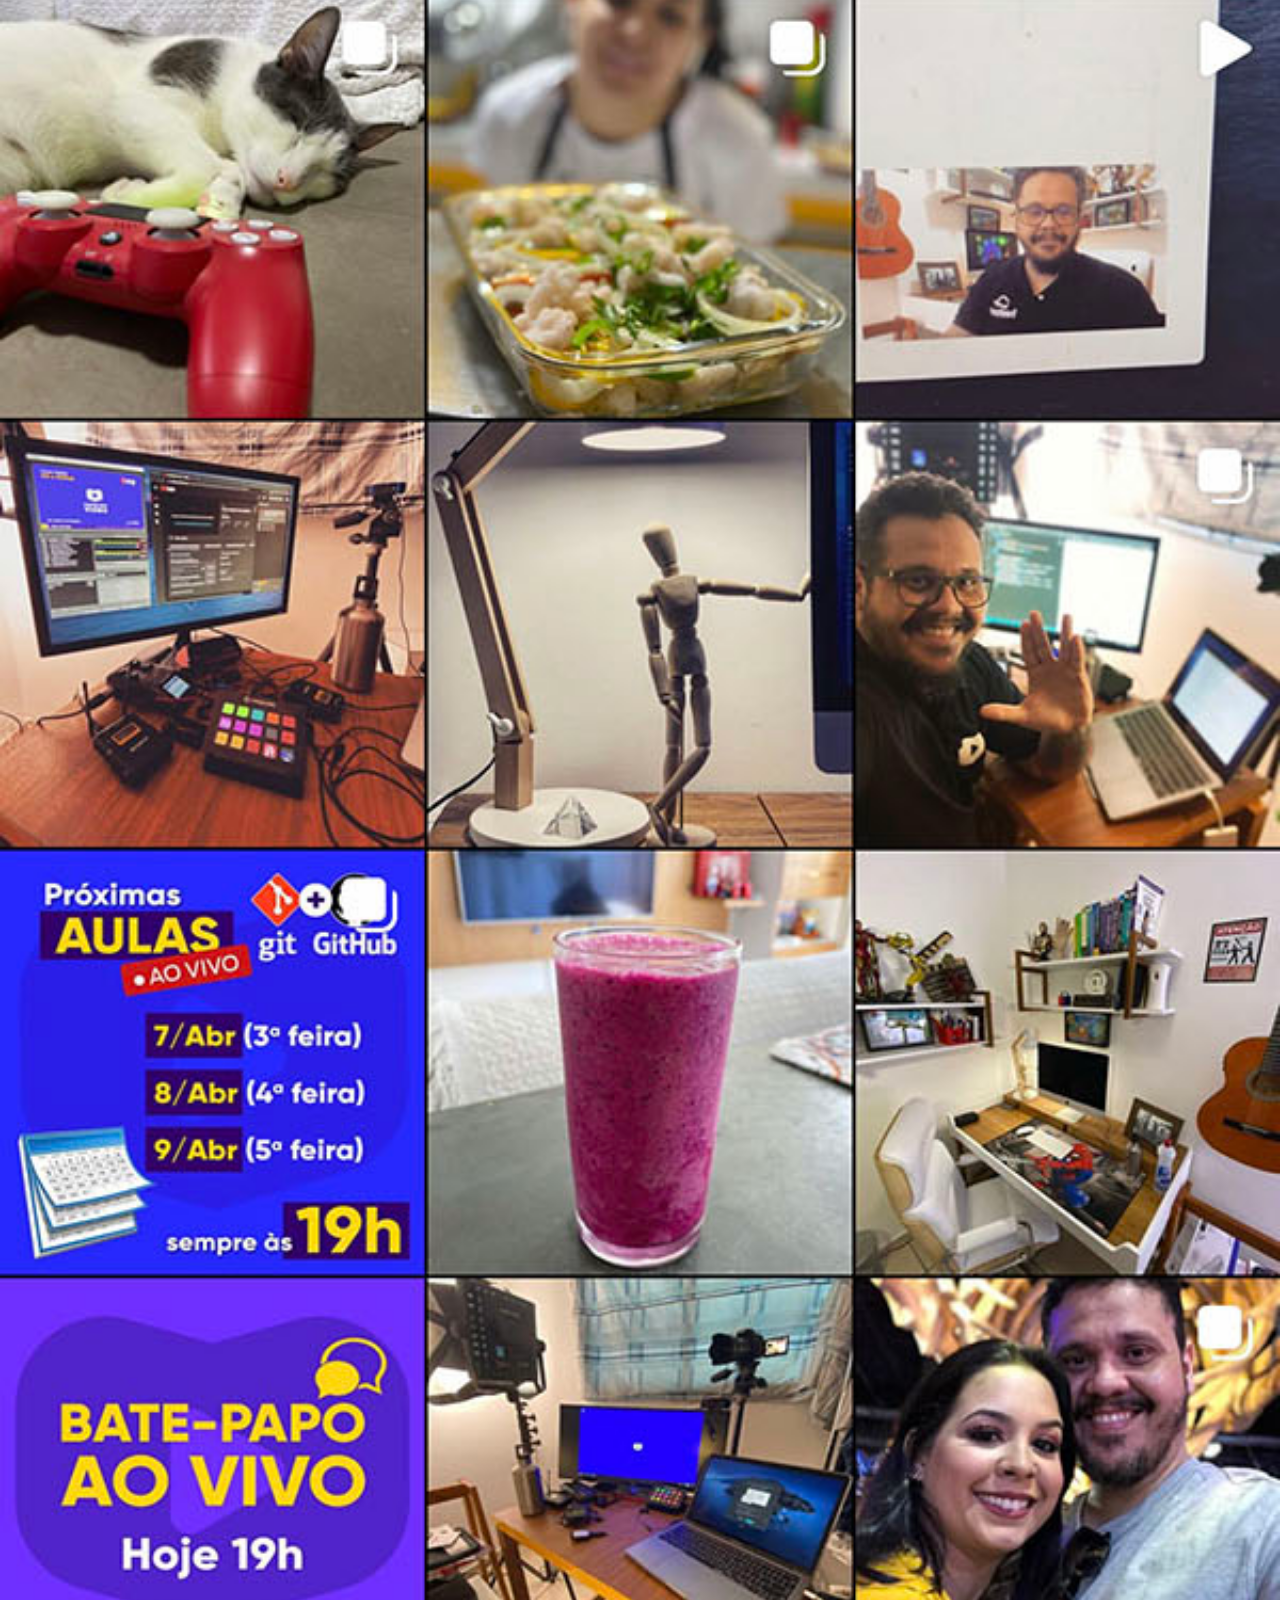
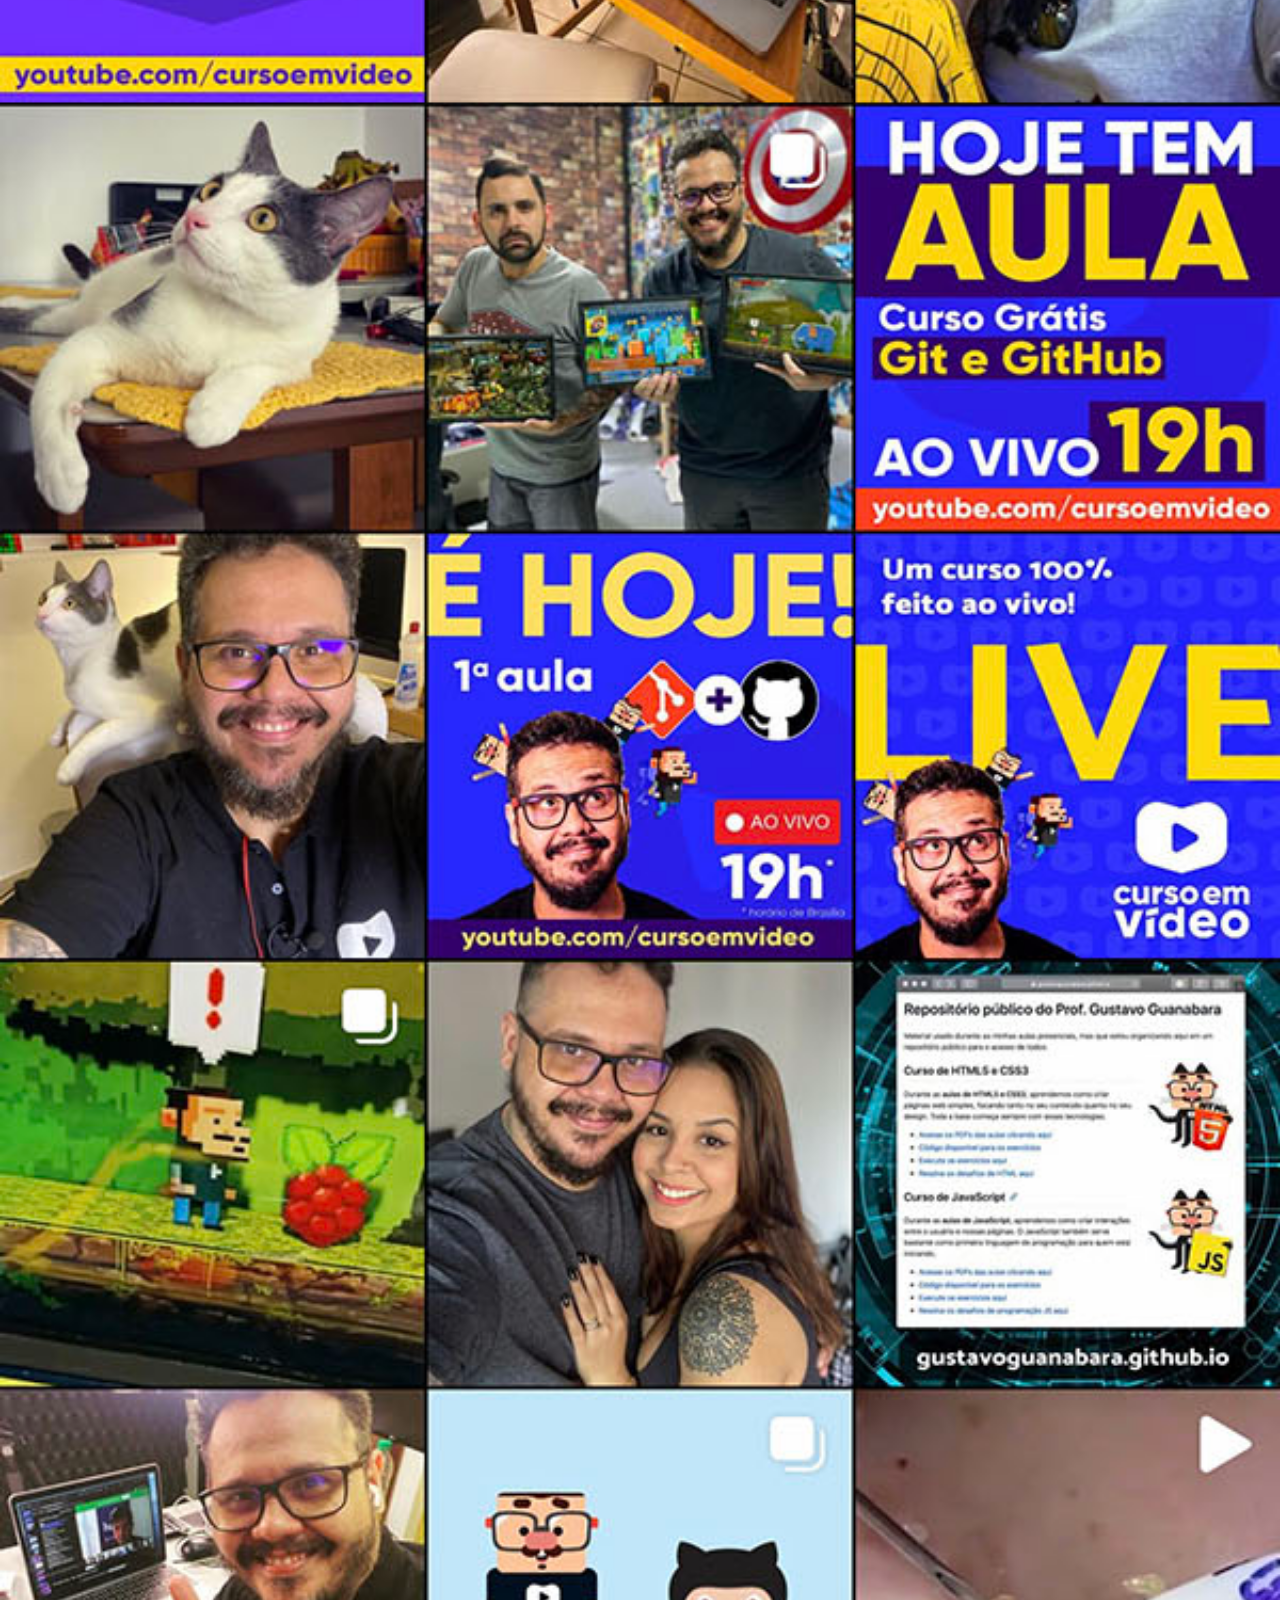
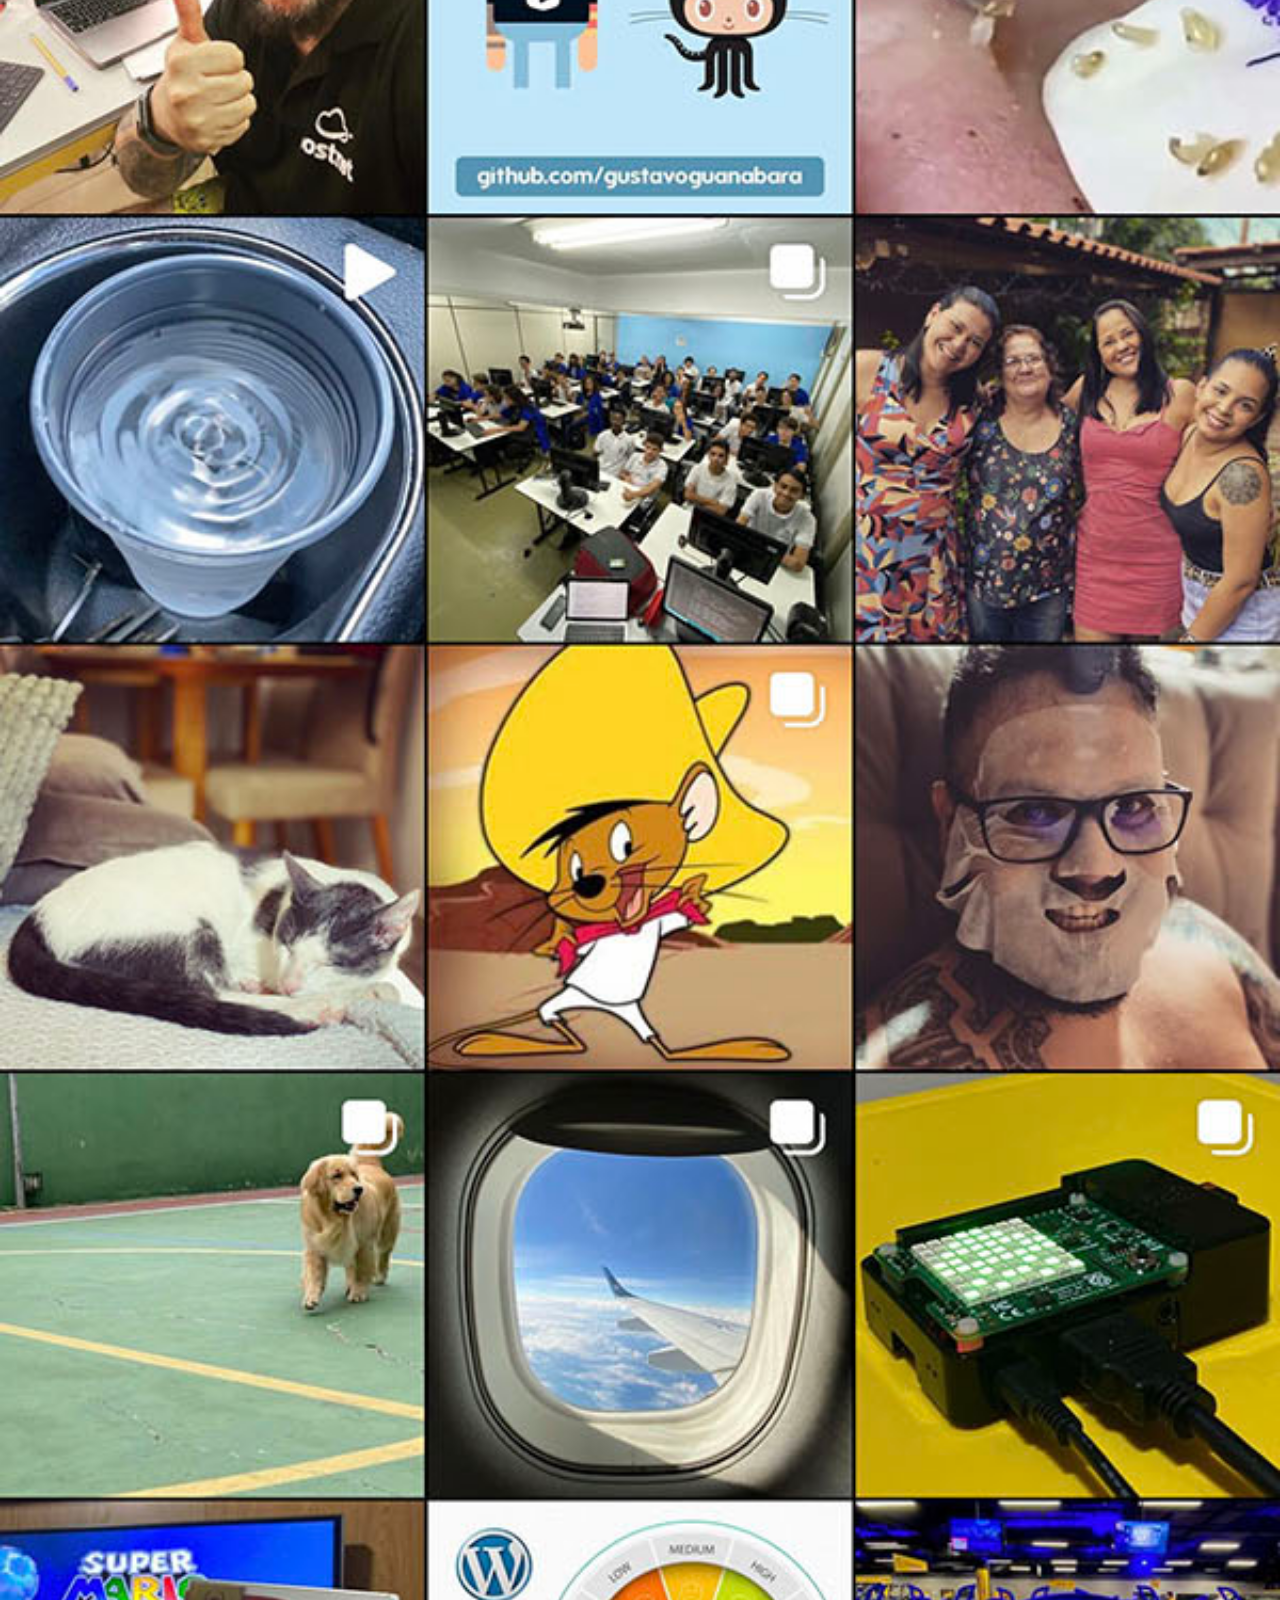
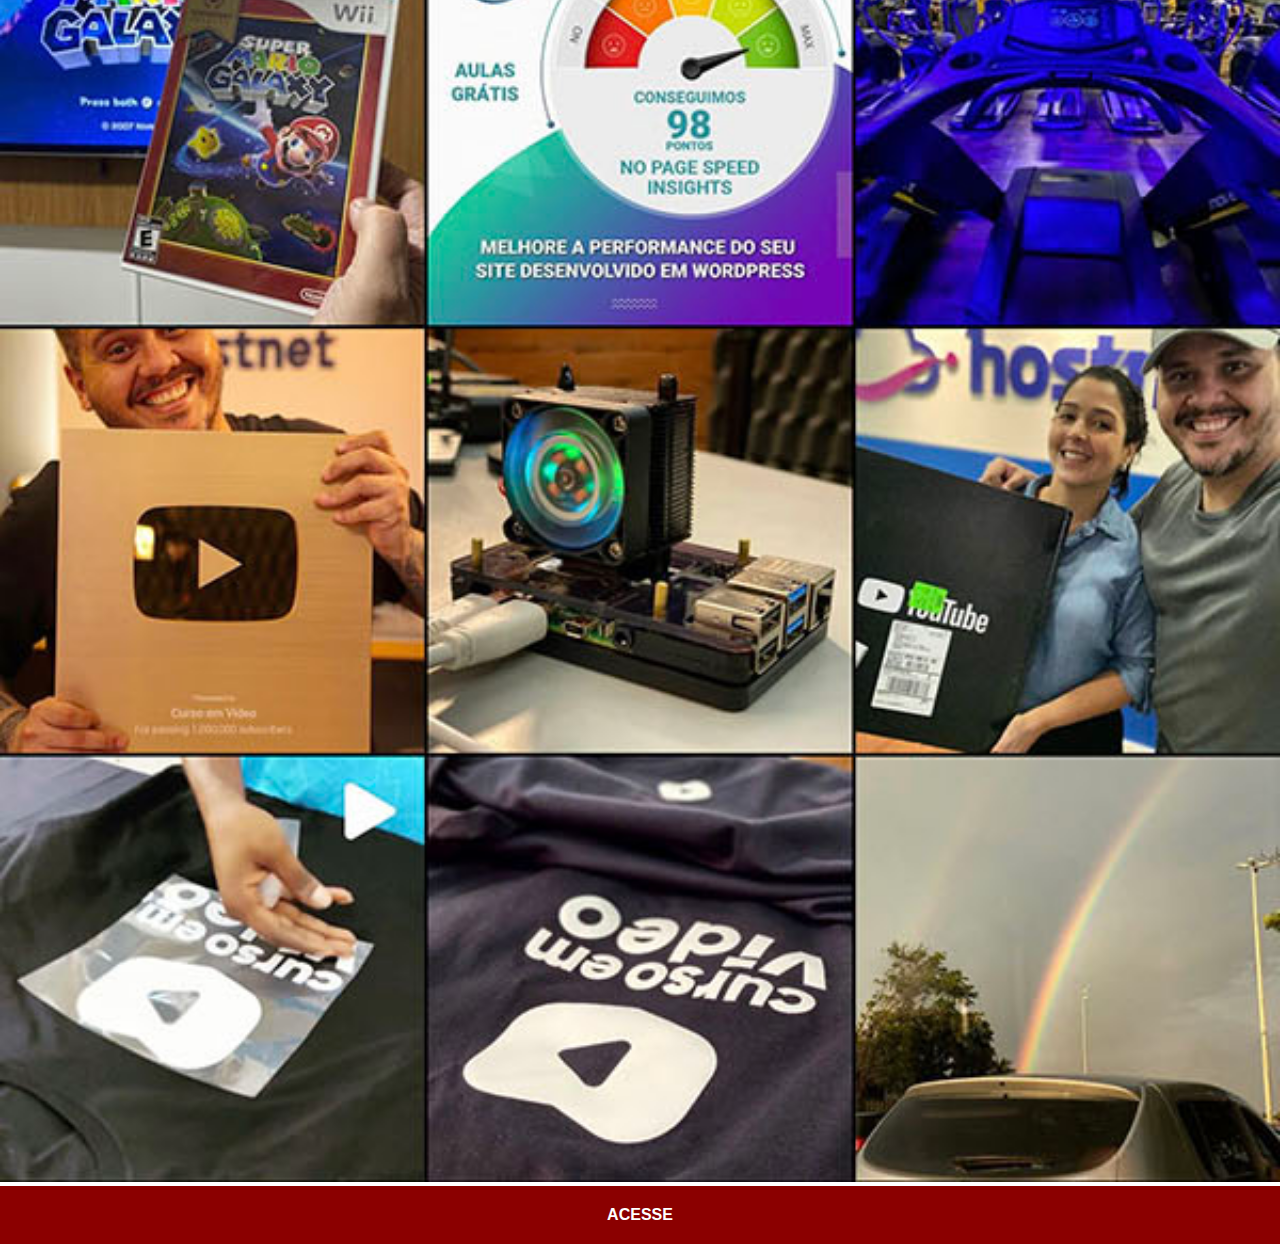
<file: instagra.html>
<!DOCTYPE html>
<html lang="pt-br">
<head>
    <meta charset="UTF-8">
    <meta http-equiv="X-UA-Compatible" content="IE=edge">
    <meta name="viewport" content="width=device-width, initial-scale=1.0">
    <link rel="stylesheet" href="Estilos/social.css">
    <title>YouTube</title>
</head>
<body>
    <img src="pacote-d013/imagens/tela-instagram.jpg" alt="Instagram"><a href="https://instagram.com/gustavoguanabara?igshid=Yzg5MTU1MDY=" target="_blank">ACESSE</a>
</body>
</html>
</file>
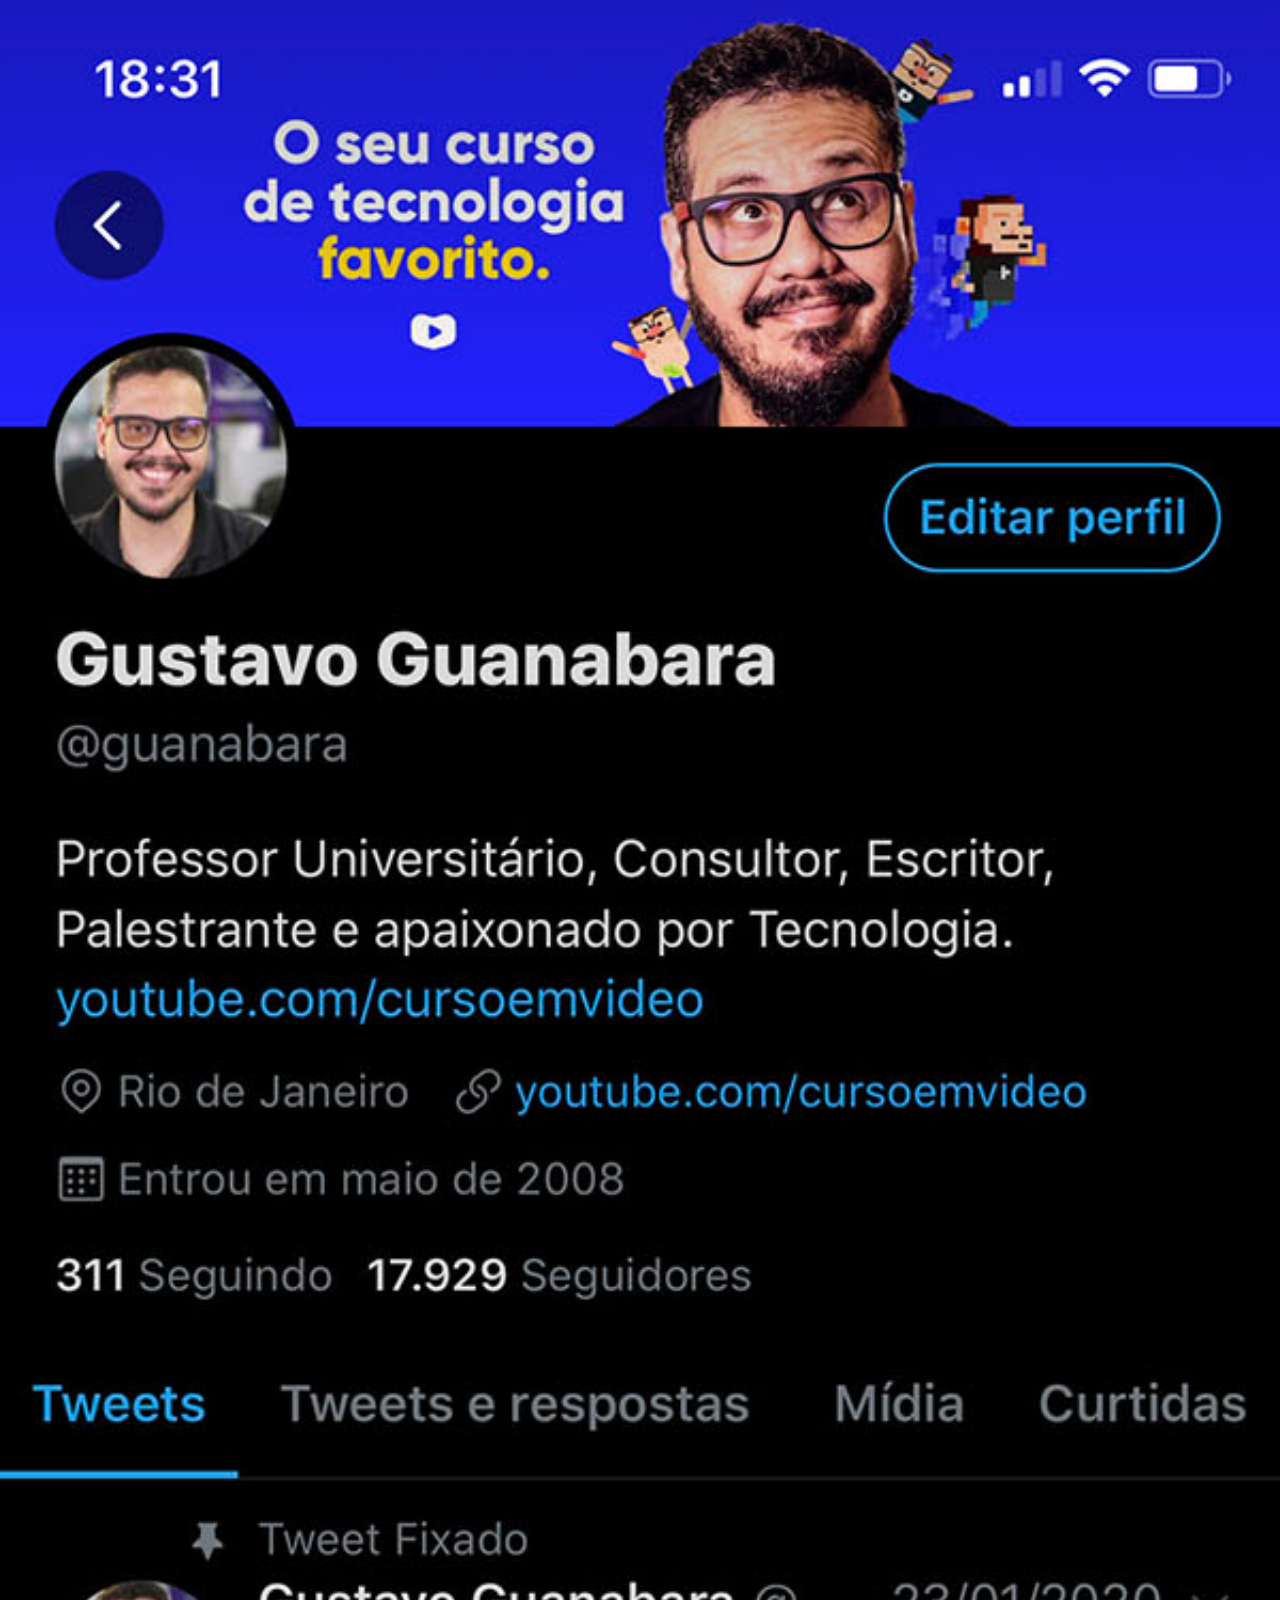
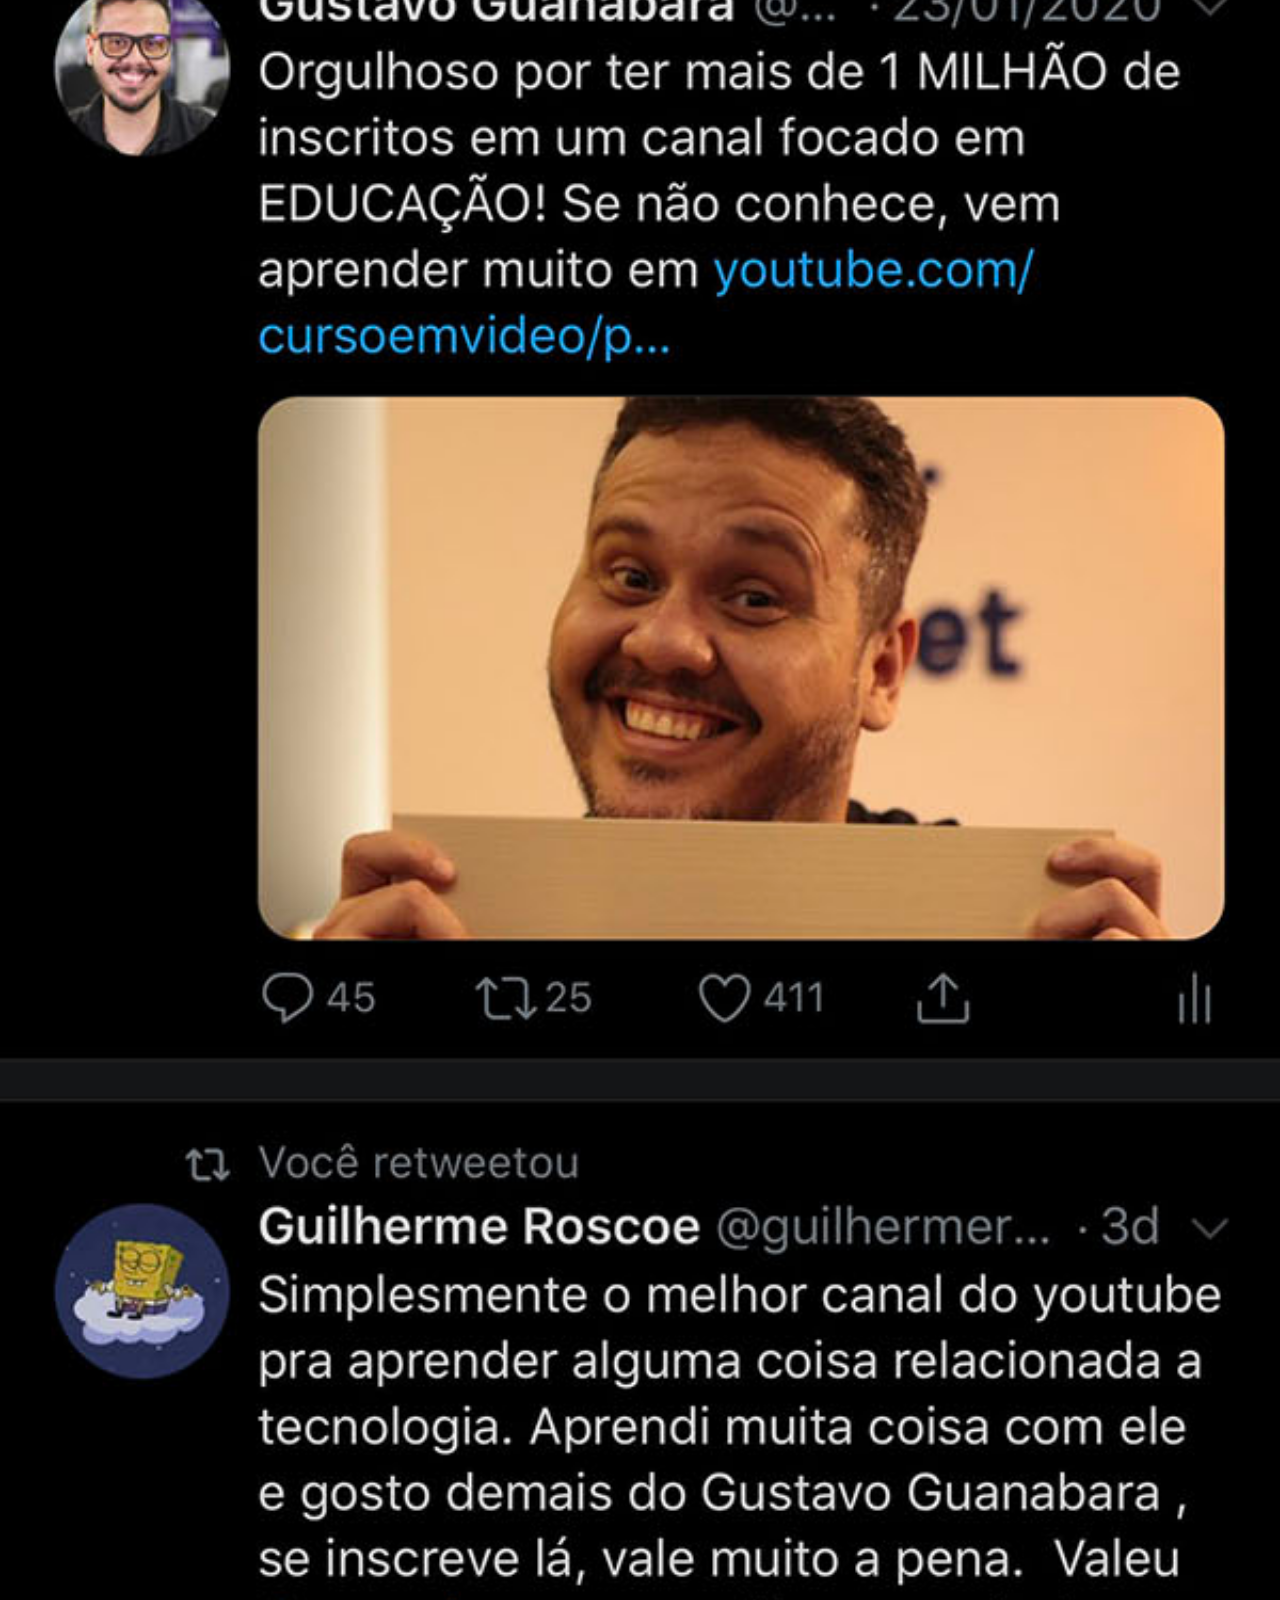
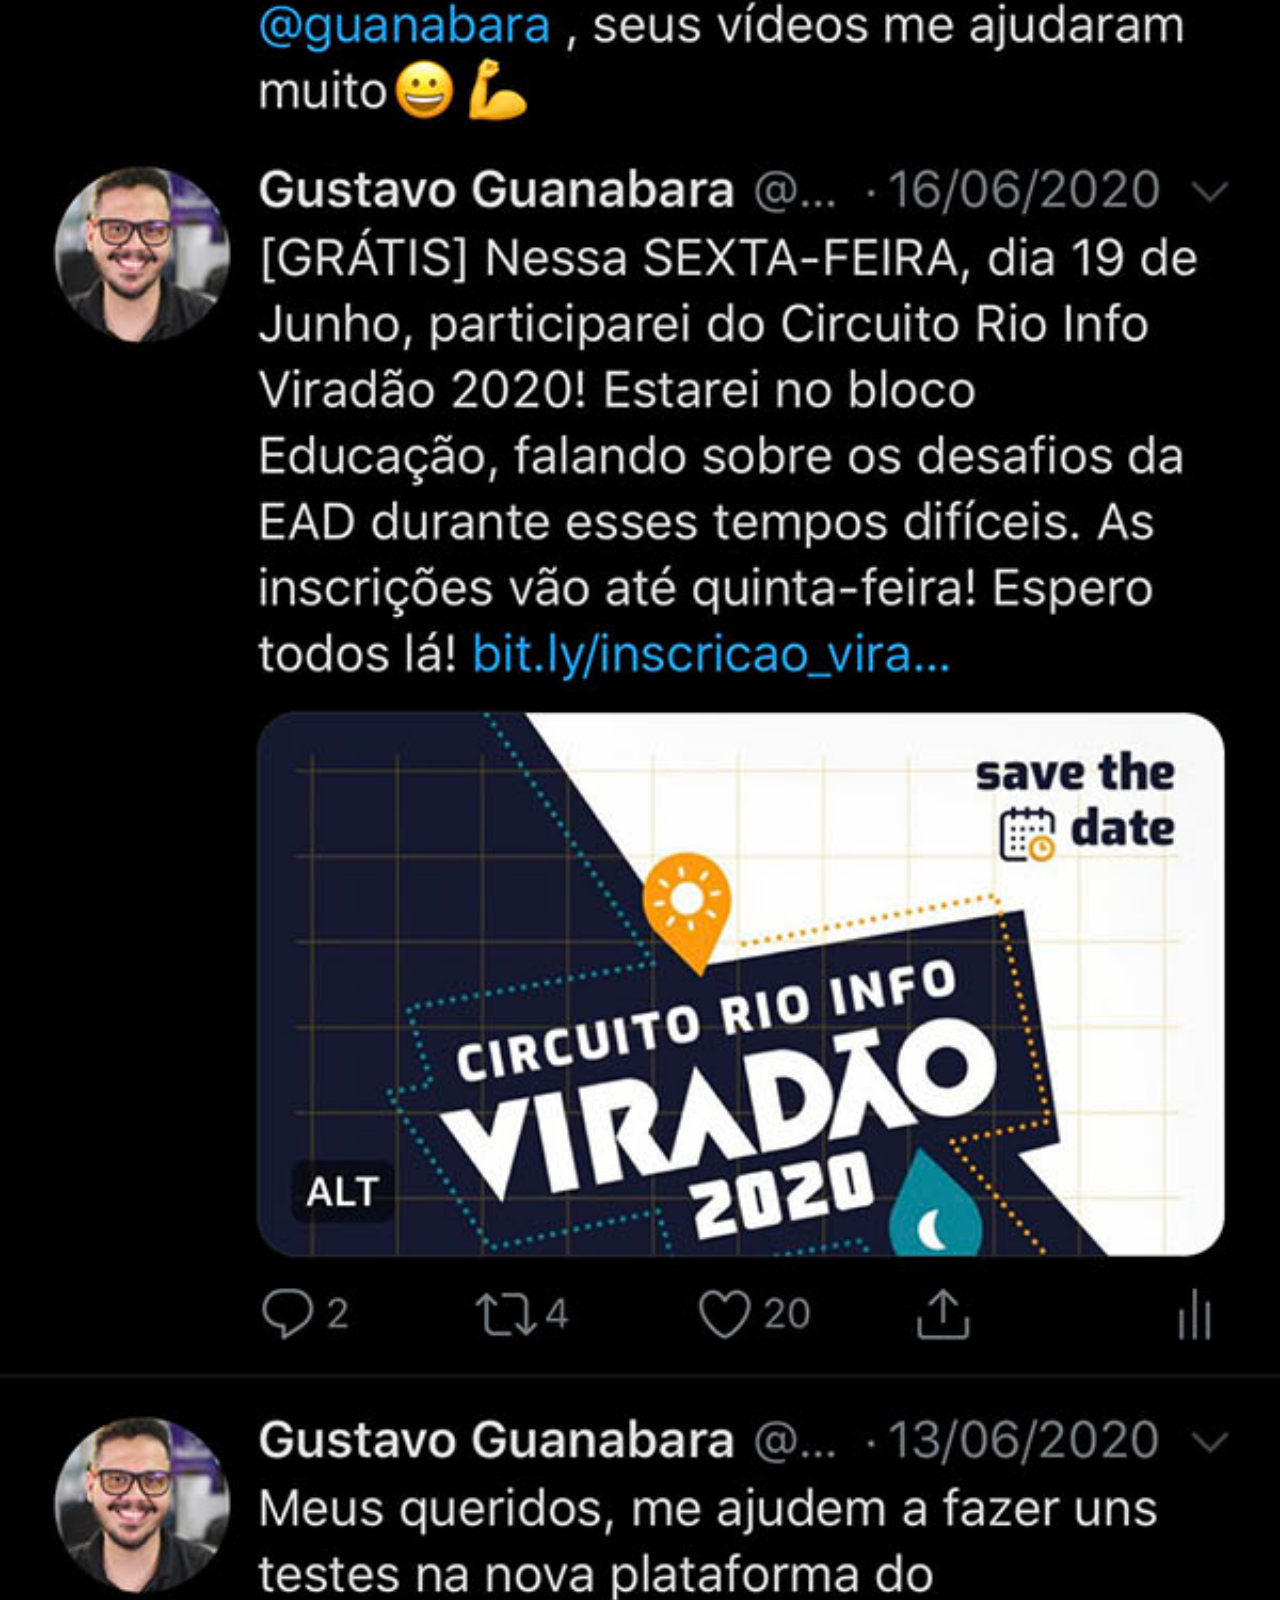
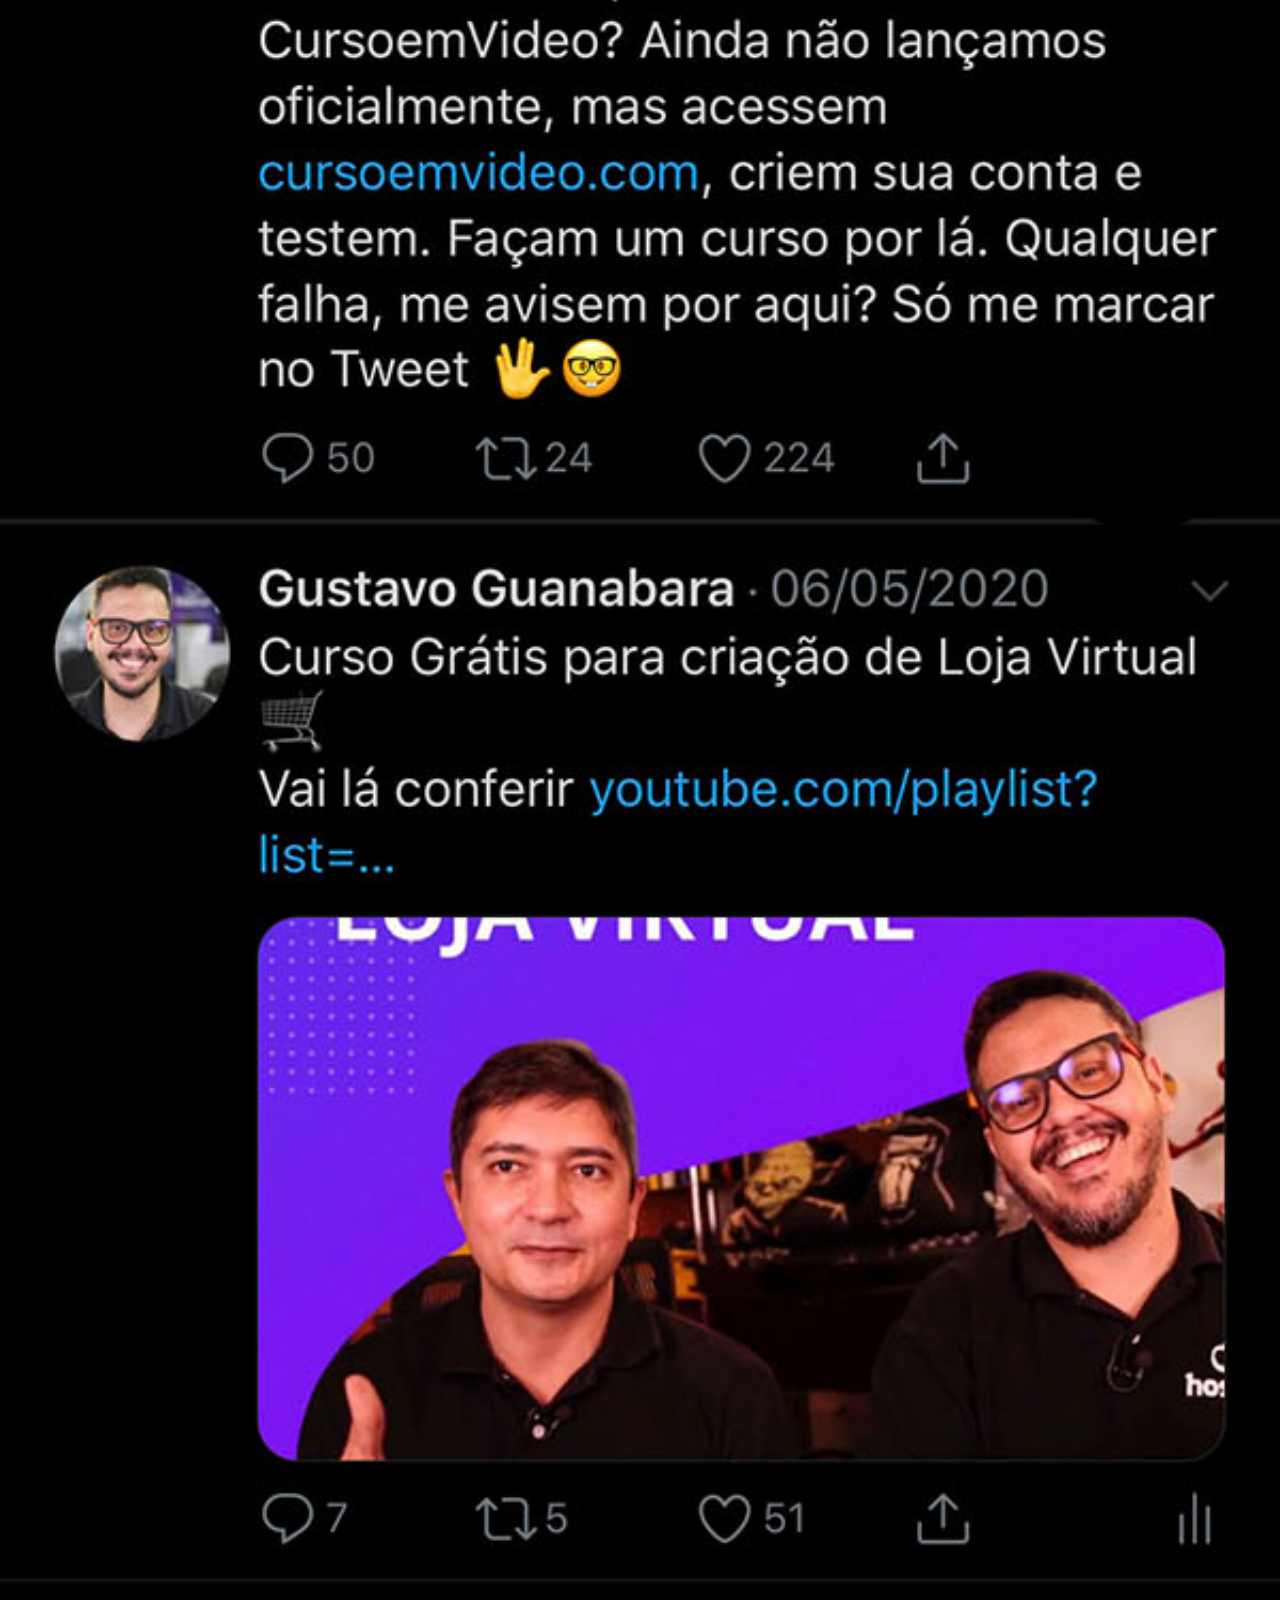
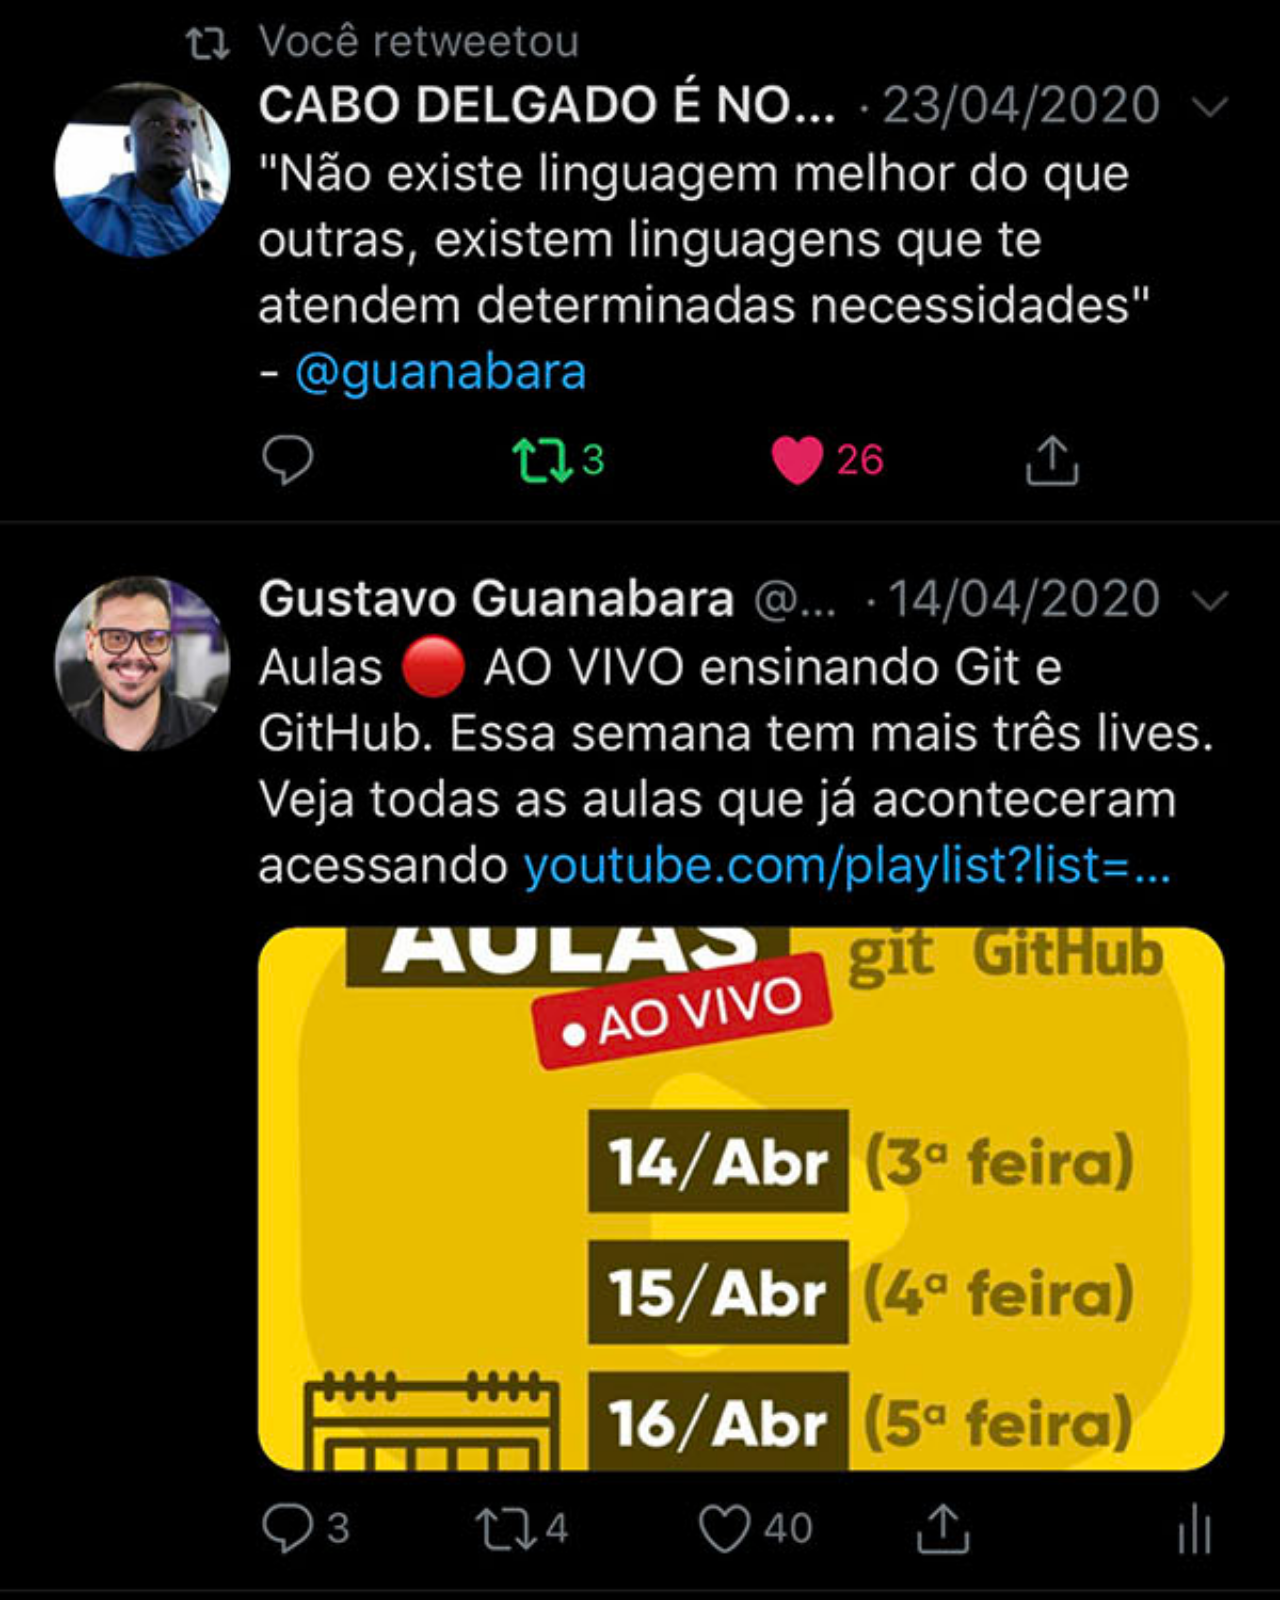
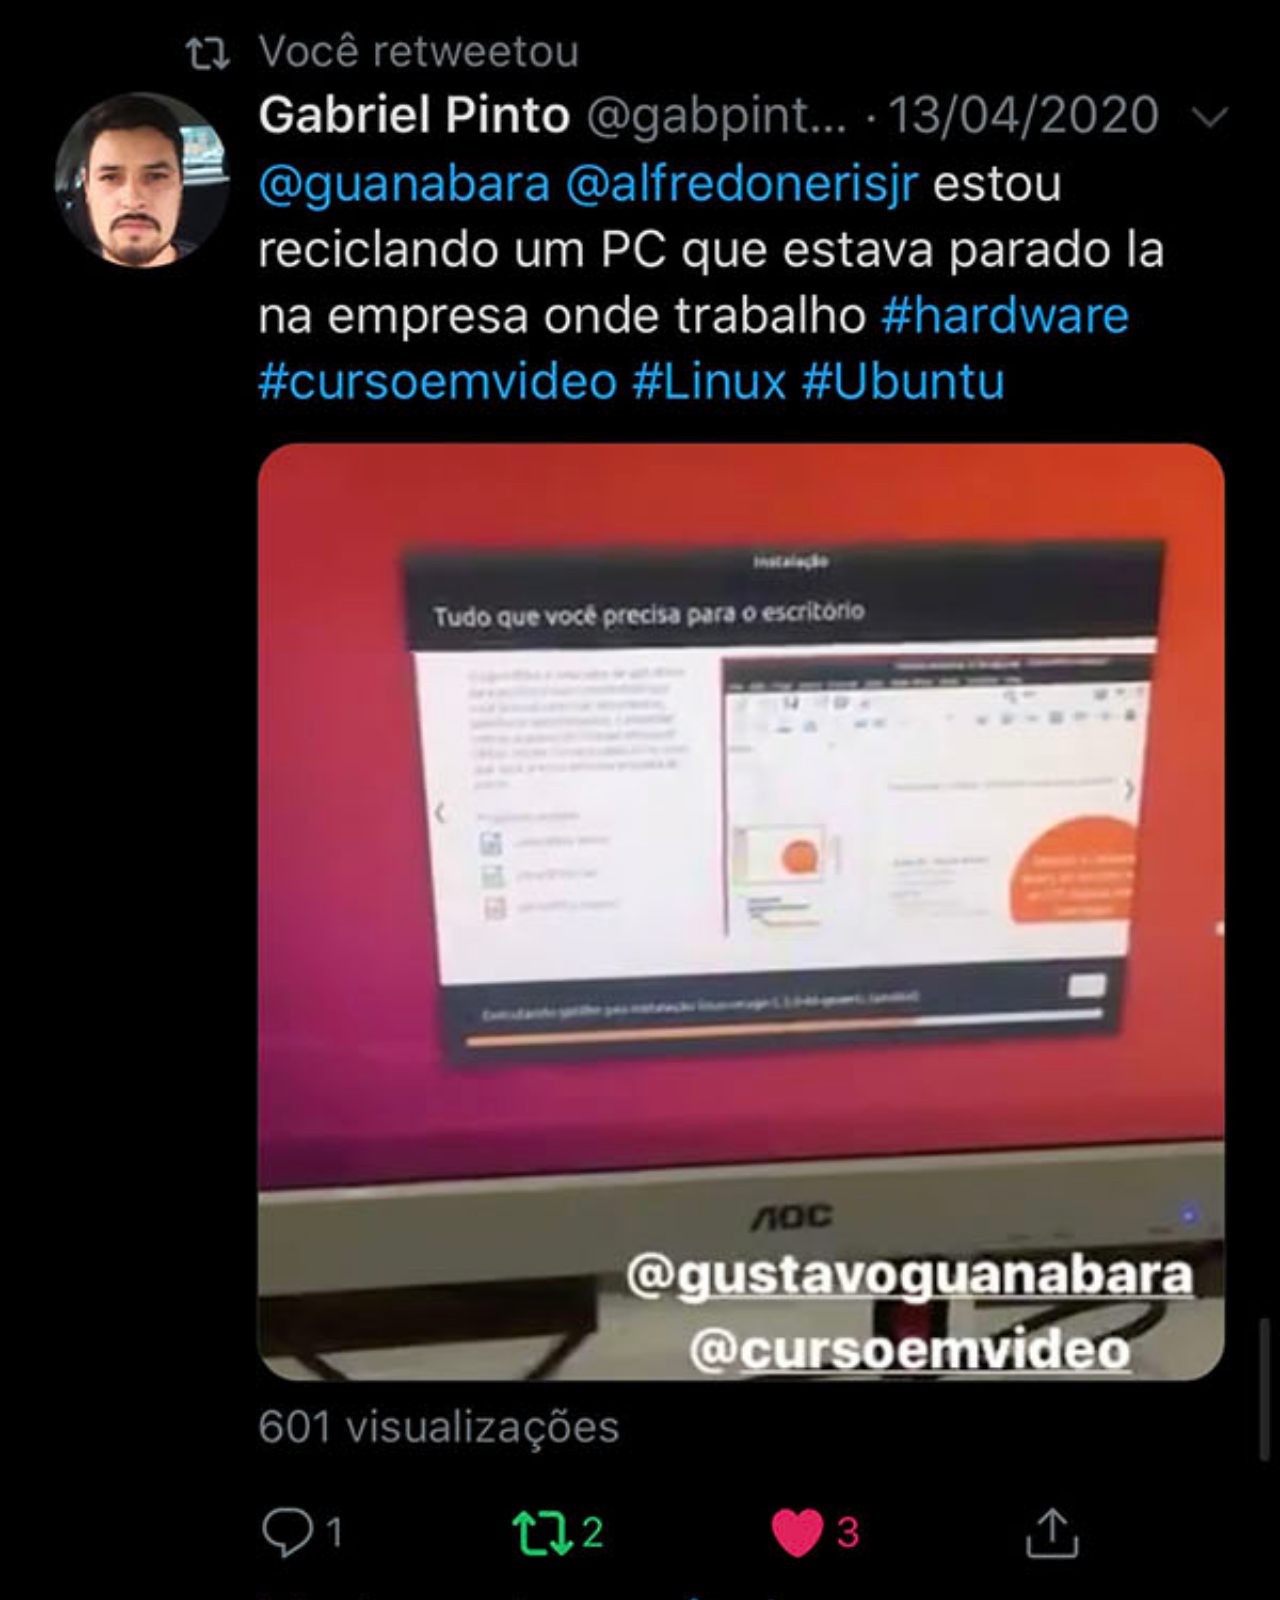
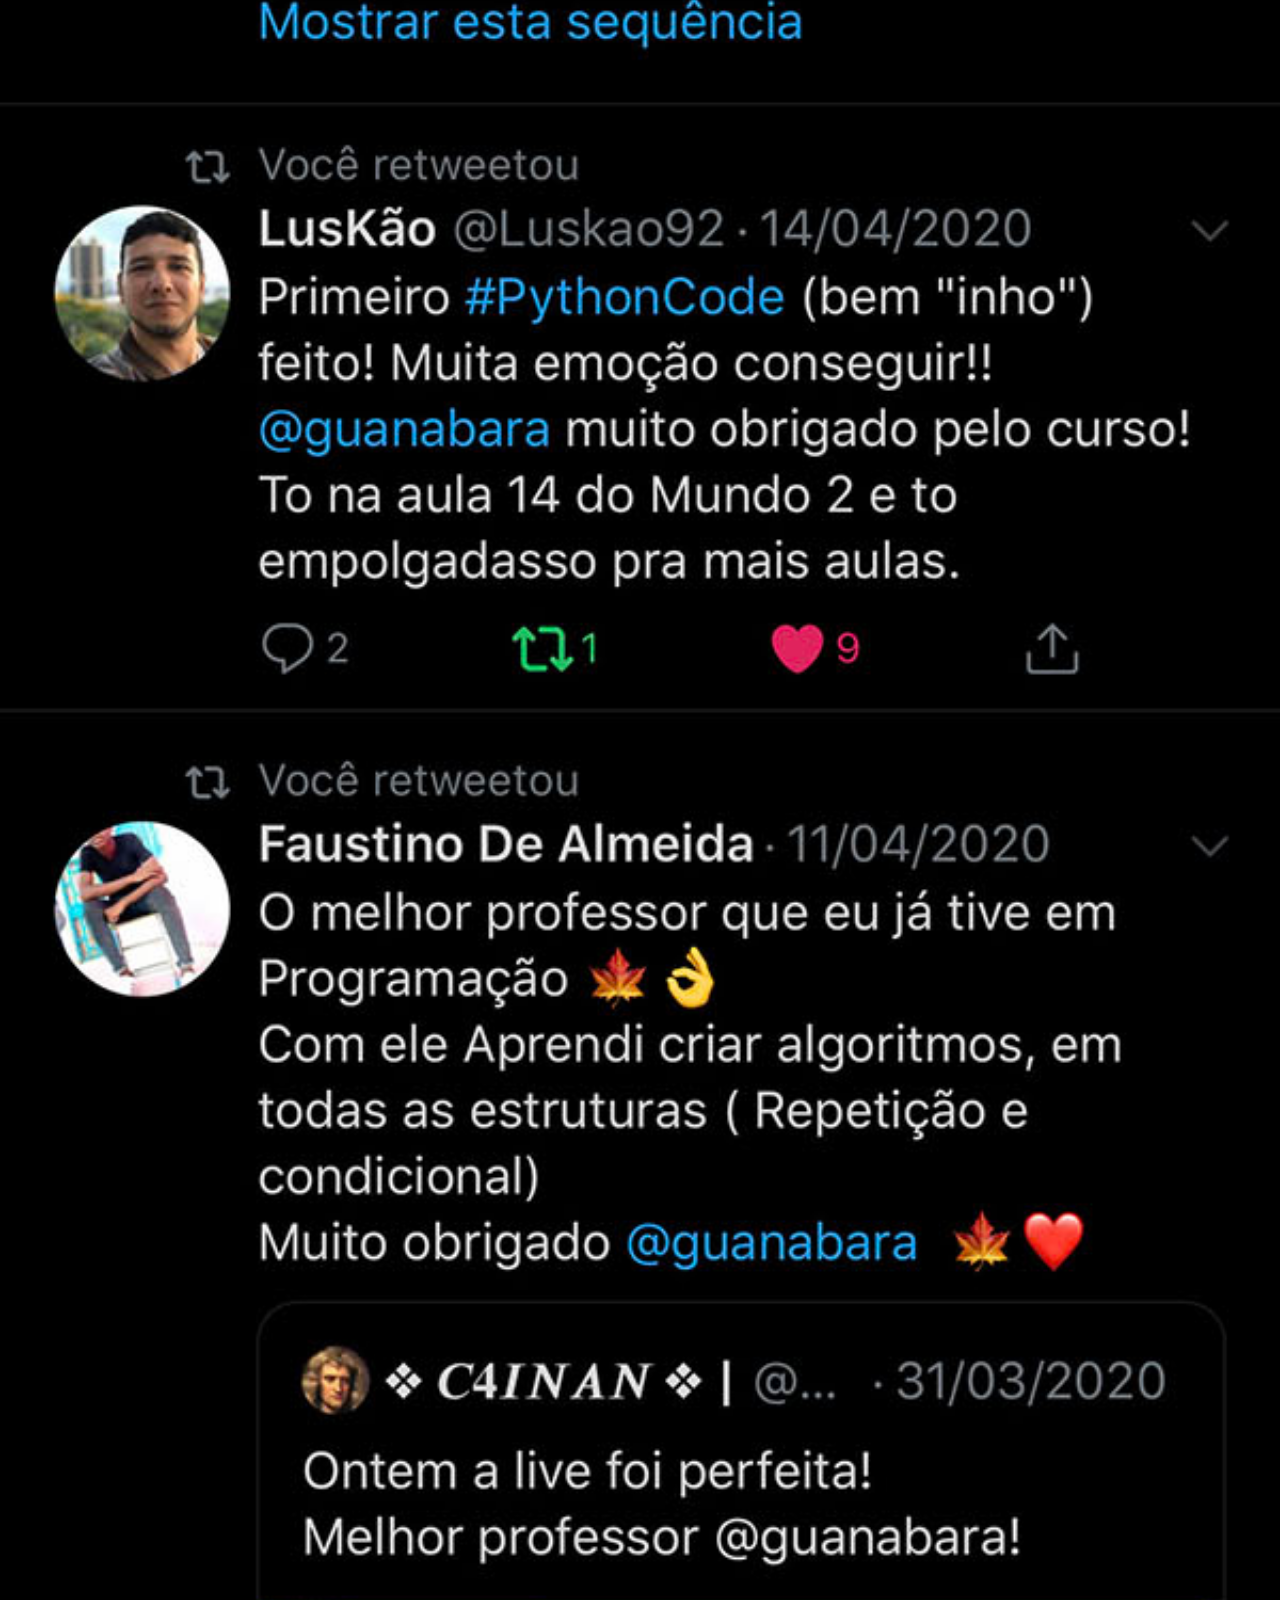
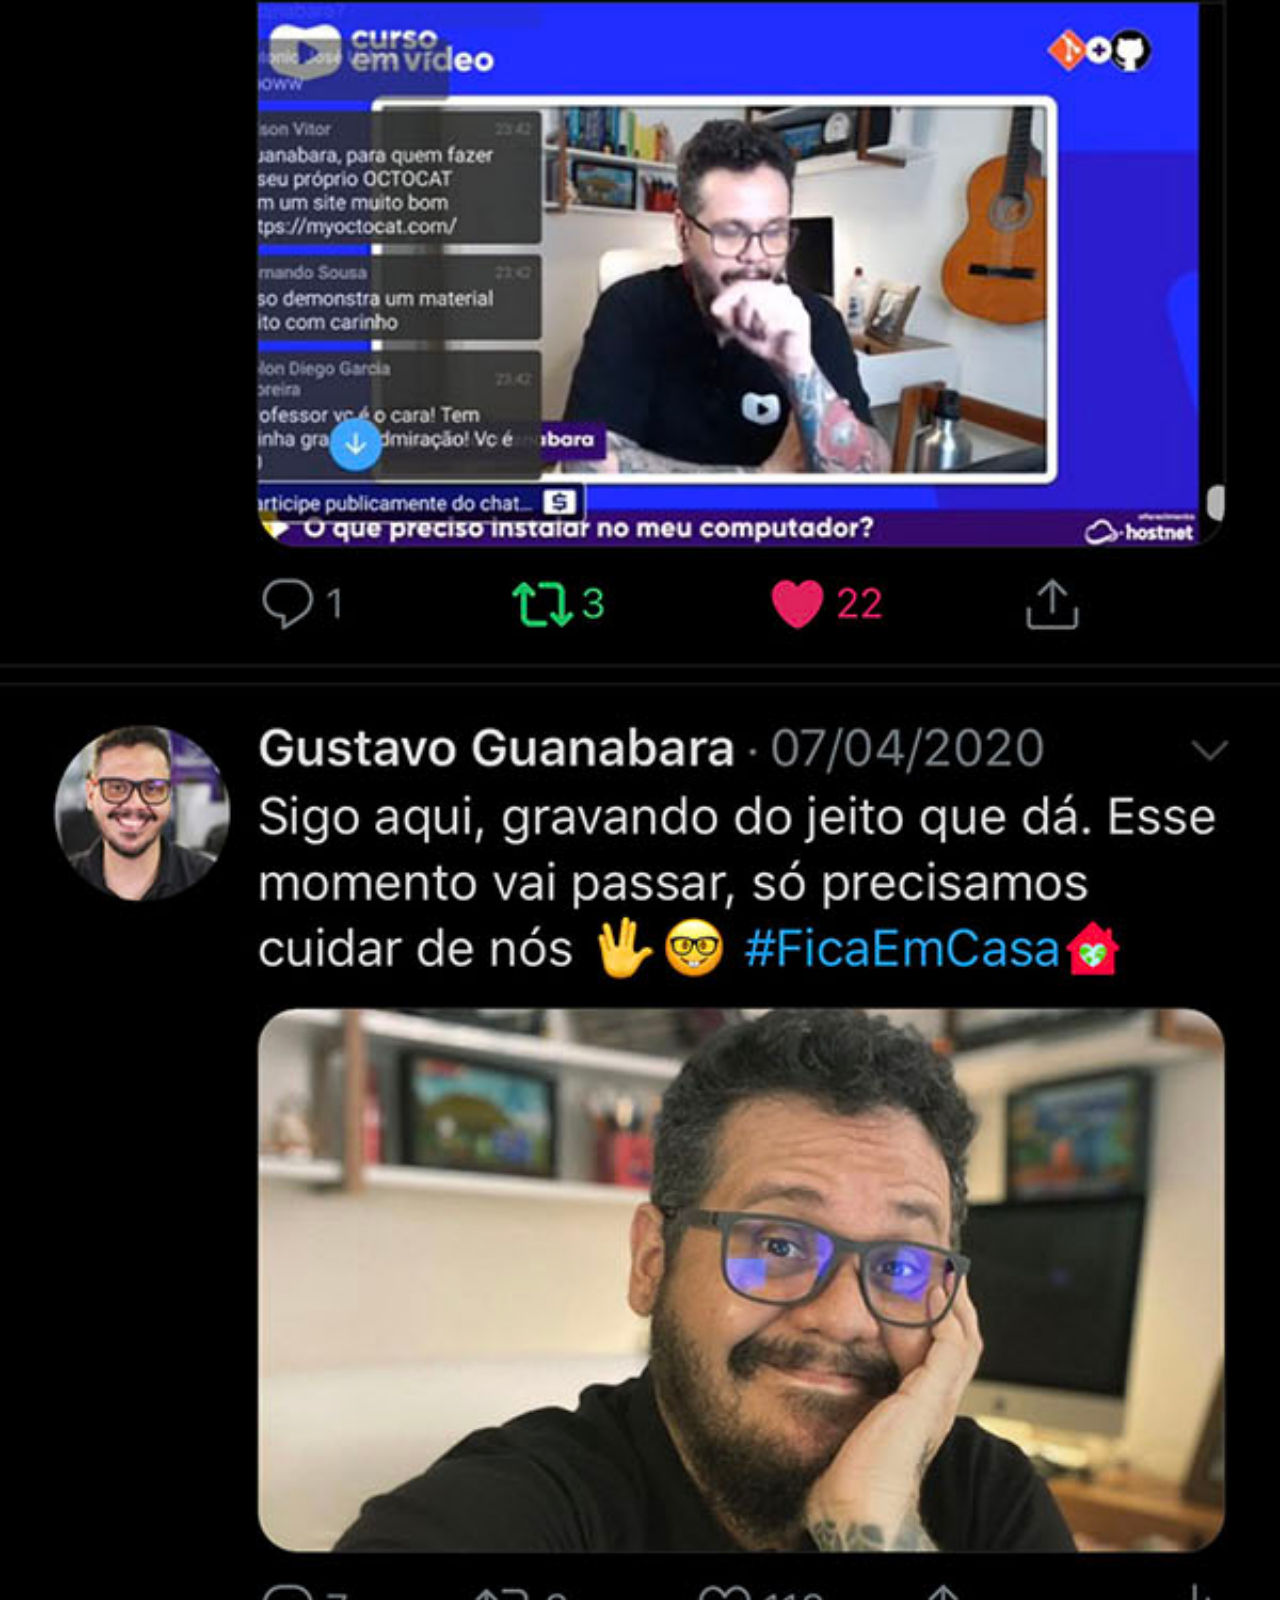
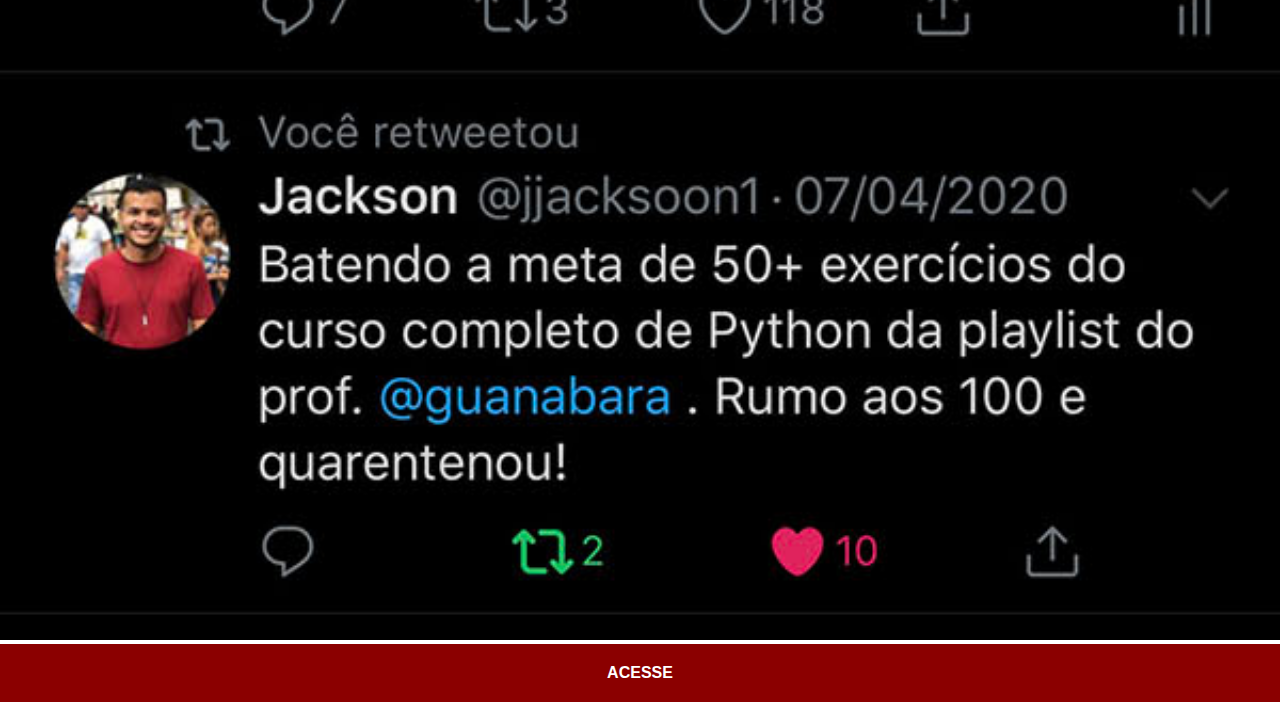
<file: twitter.html>
<!DOCTYPE html>
<html lang="pt-br">
<head>
    <meta charset="UTF-8">
    <meta http-equiv="X-UA-Compatible" content="IE=edge">
    <meta name="viewport" content="width=device-width, initial-scale=1.0">
    <link rel="stylesheet" href="Estilos/social.css">
    <title>YouTube</title>
</head>
<body>
    <img src="pacote-d013/imagens/tela-twitter.jpg" alt="Twitter"><a href="https://twitter.com/guanabara?t=SUzloAjyoEPJ6mf_E8R-Q&s=08" target="_blank">ACESSE</a>
</body>
</html>
</file>
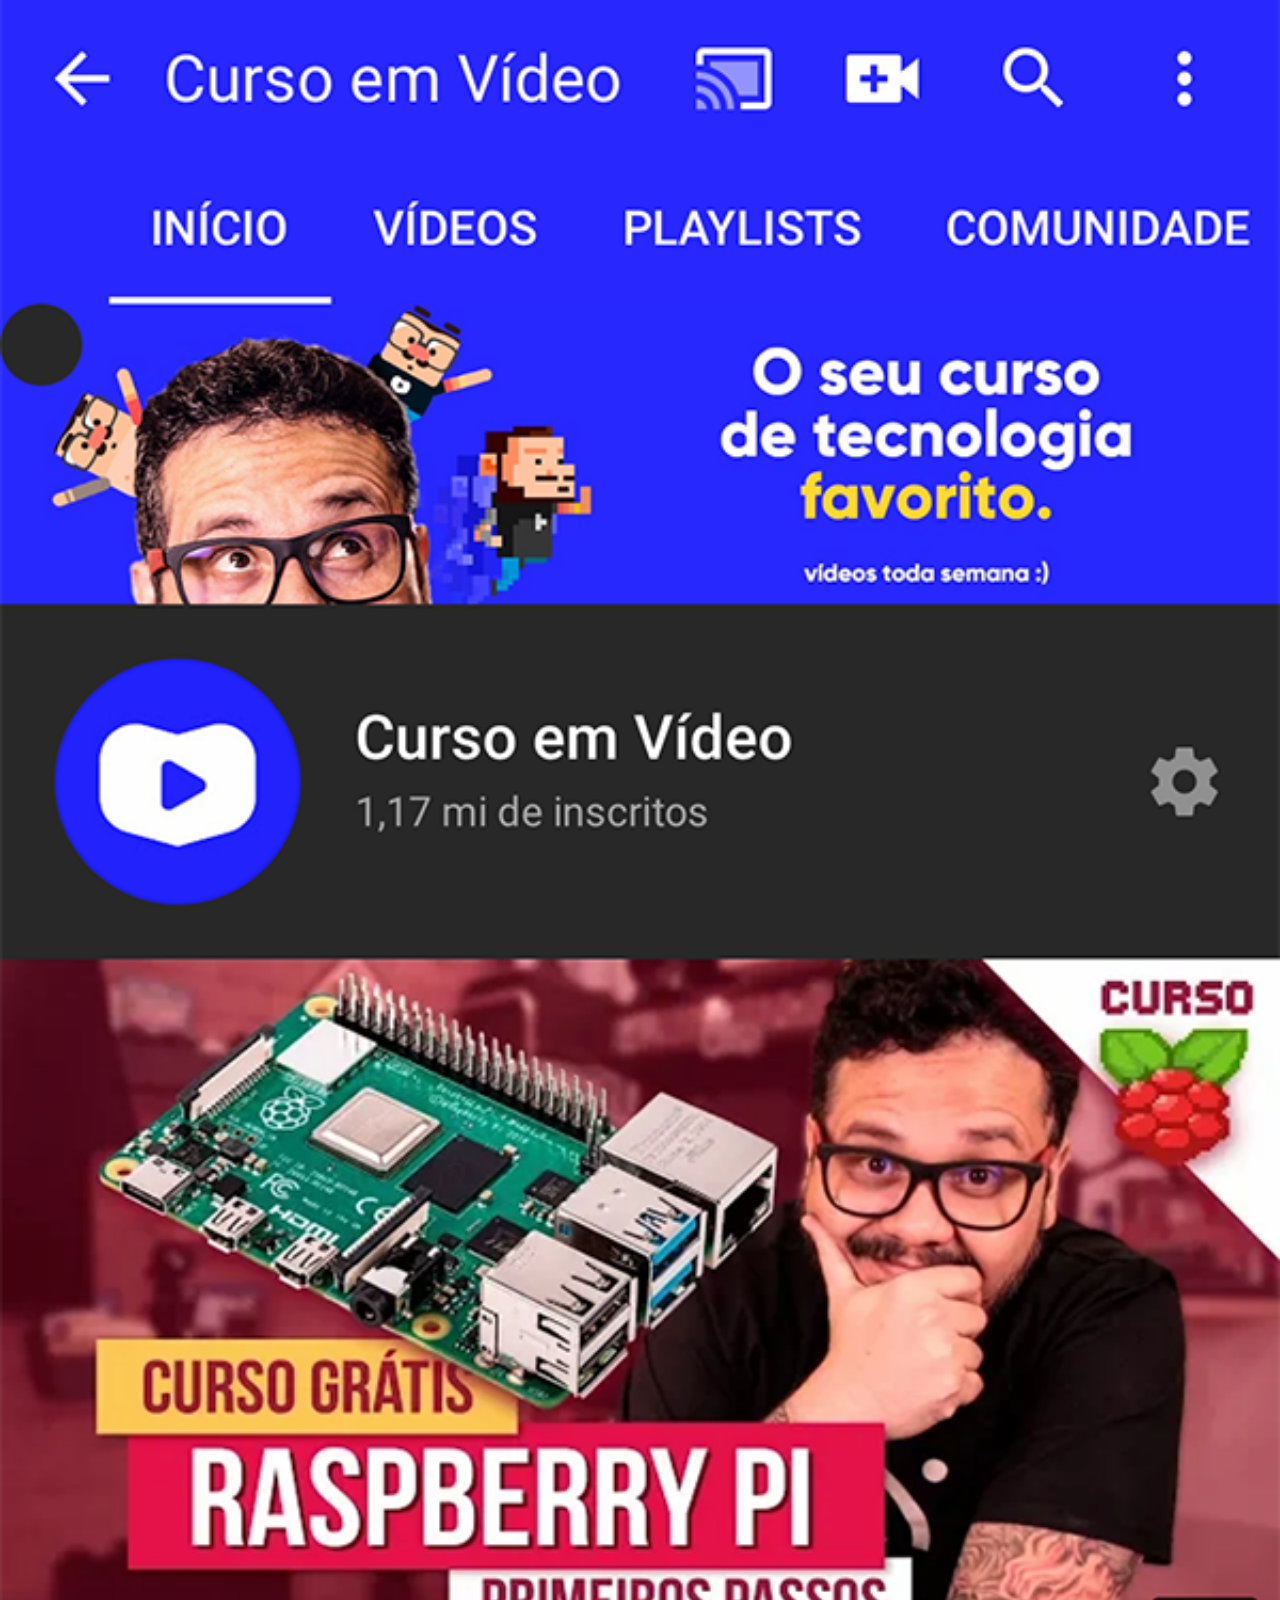
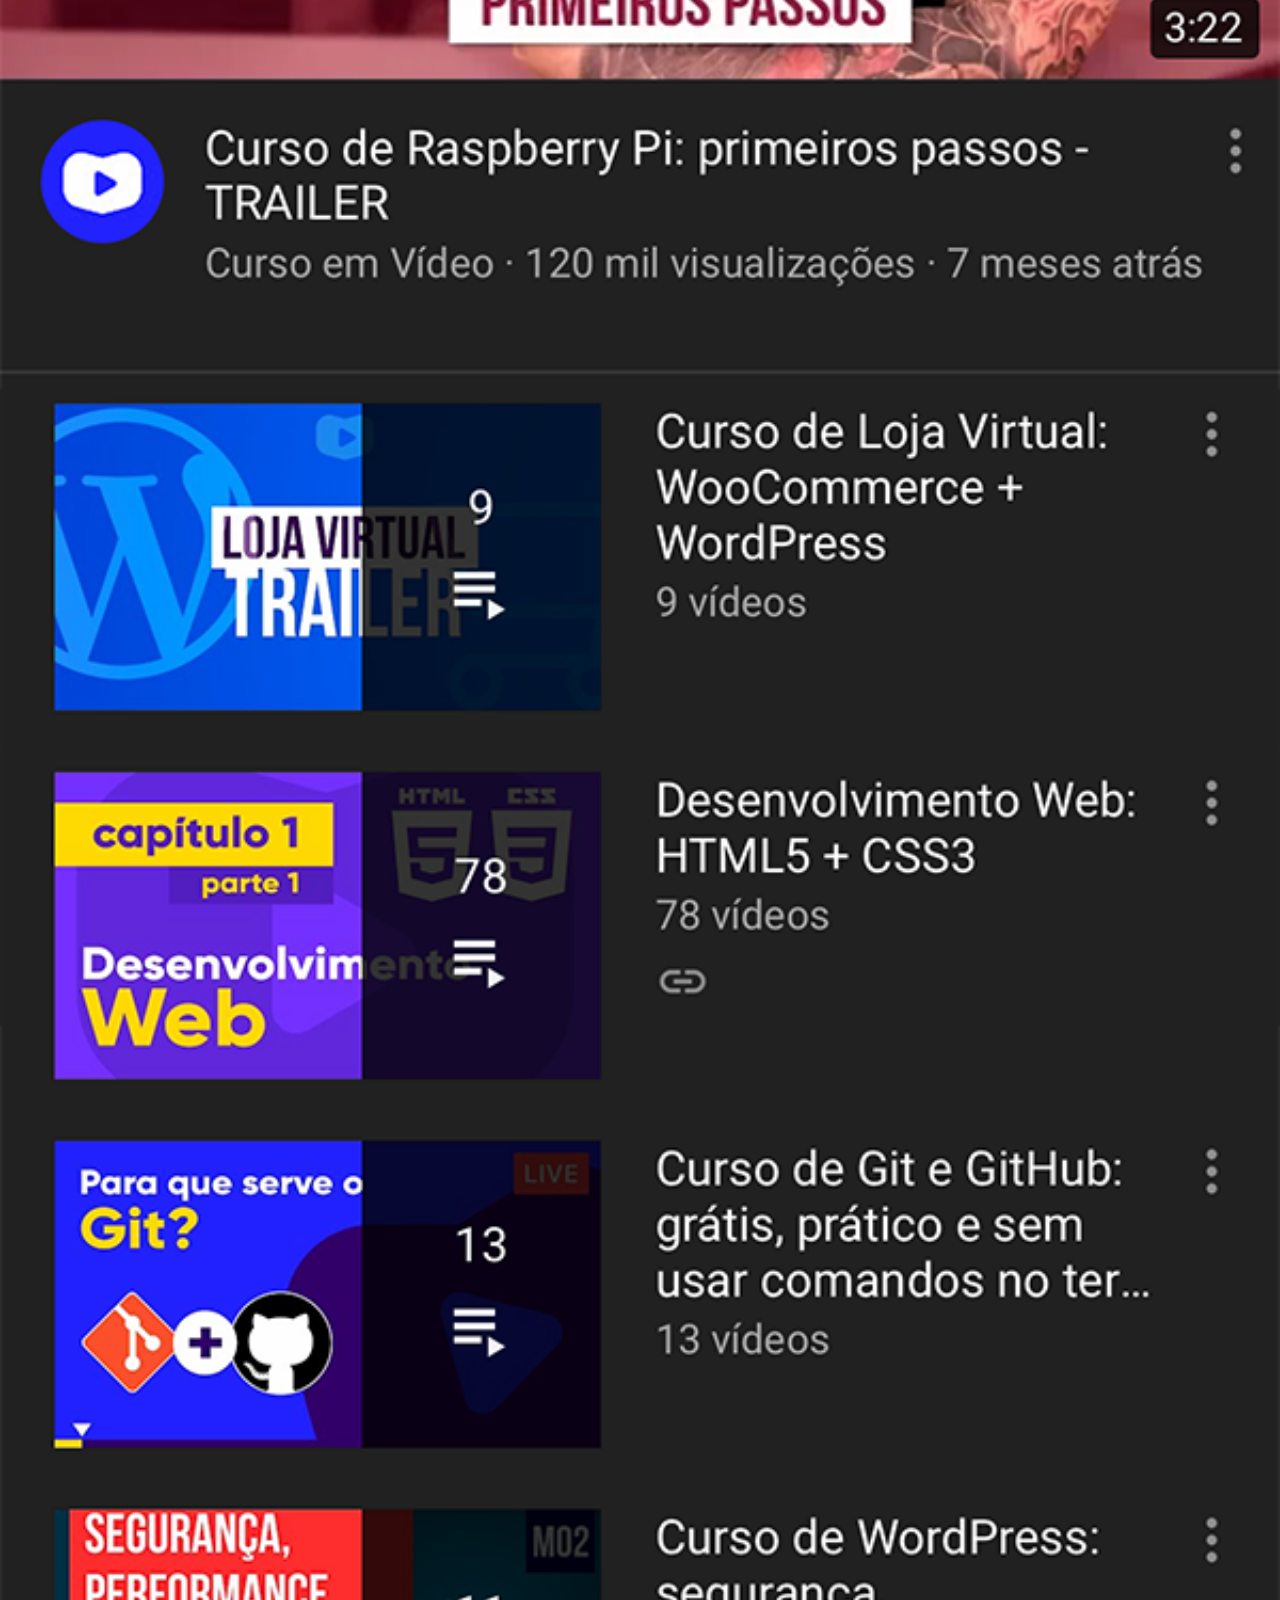
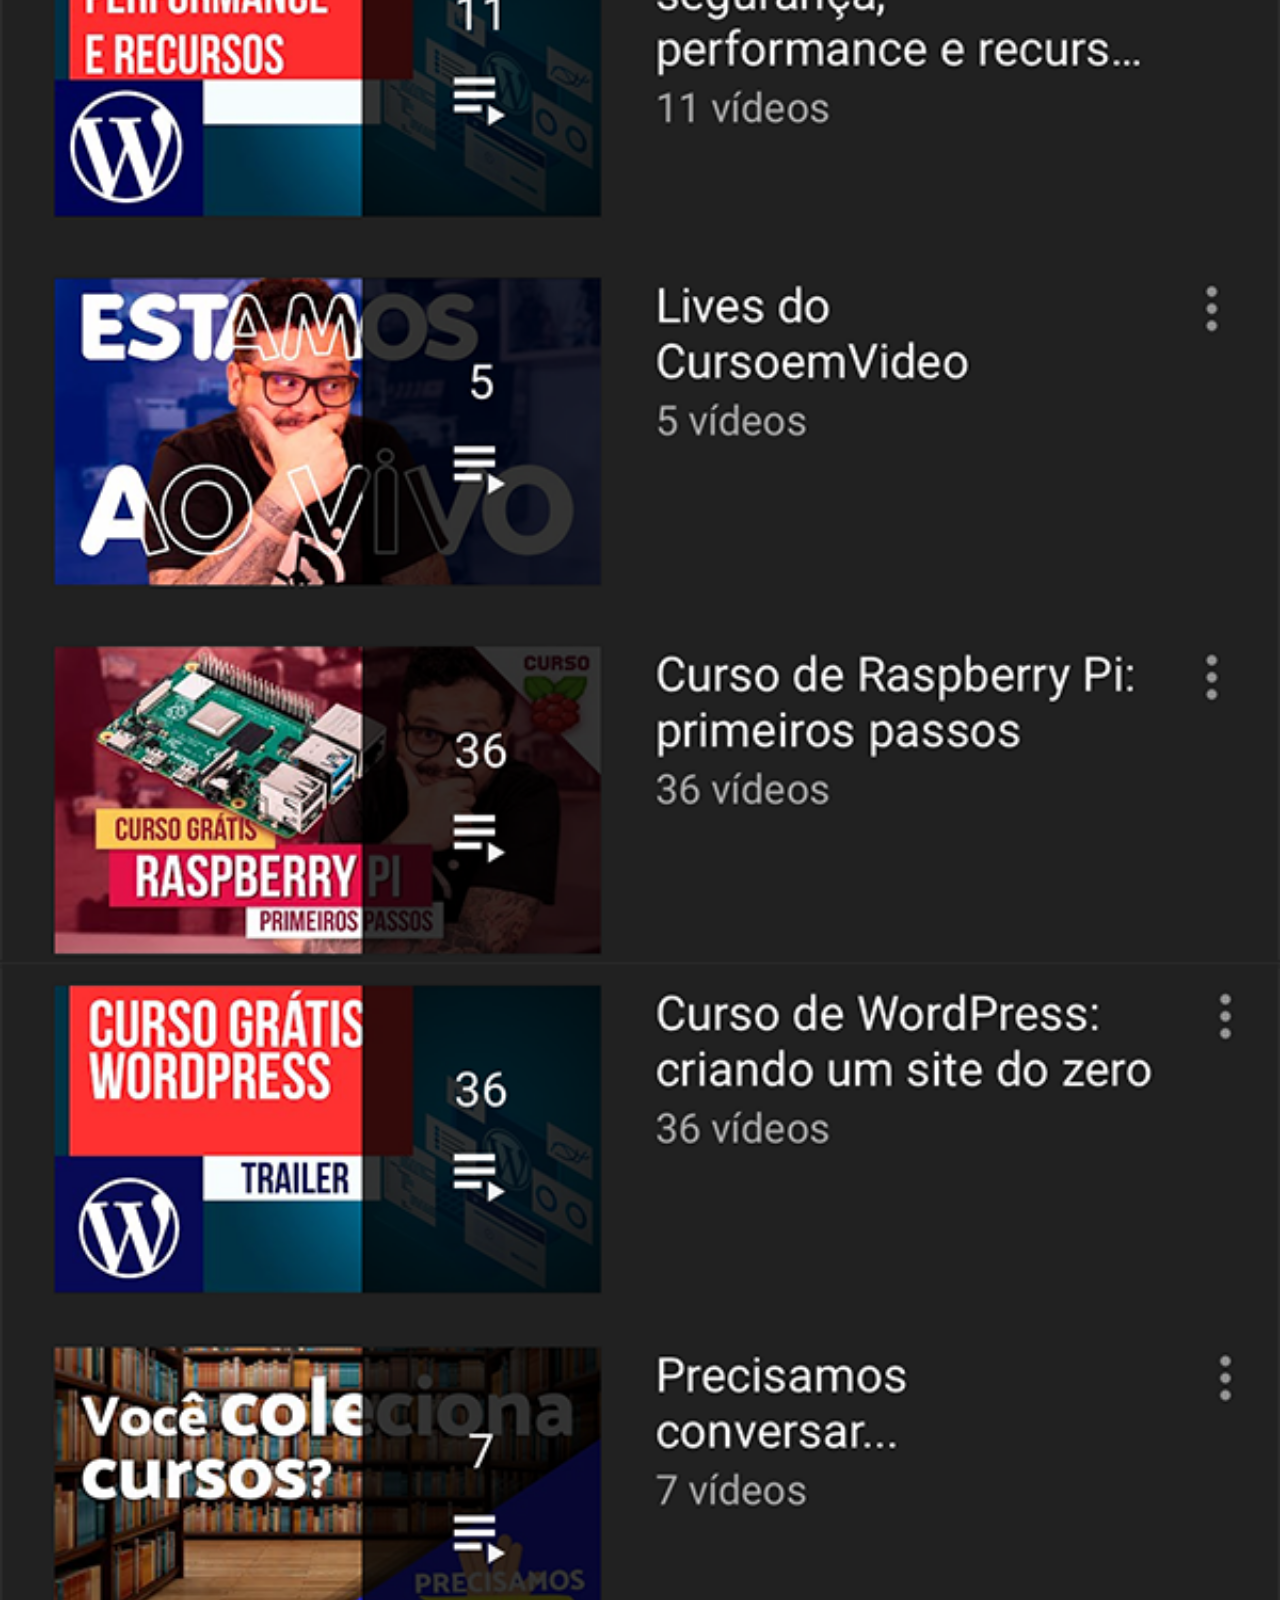
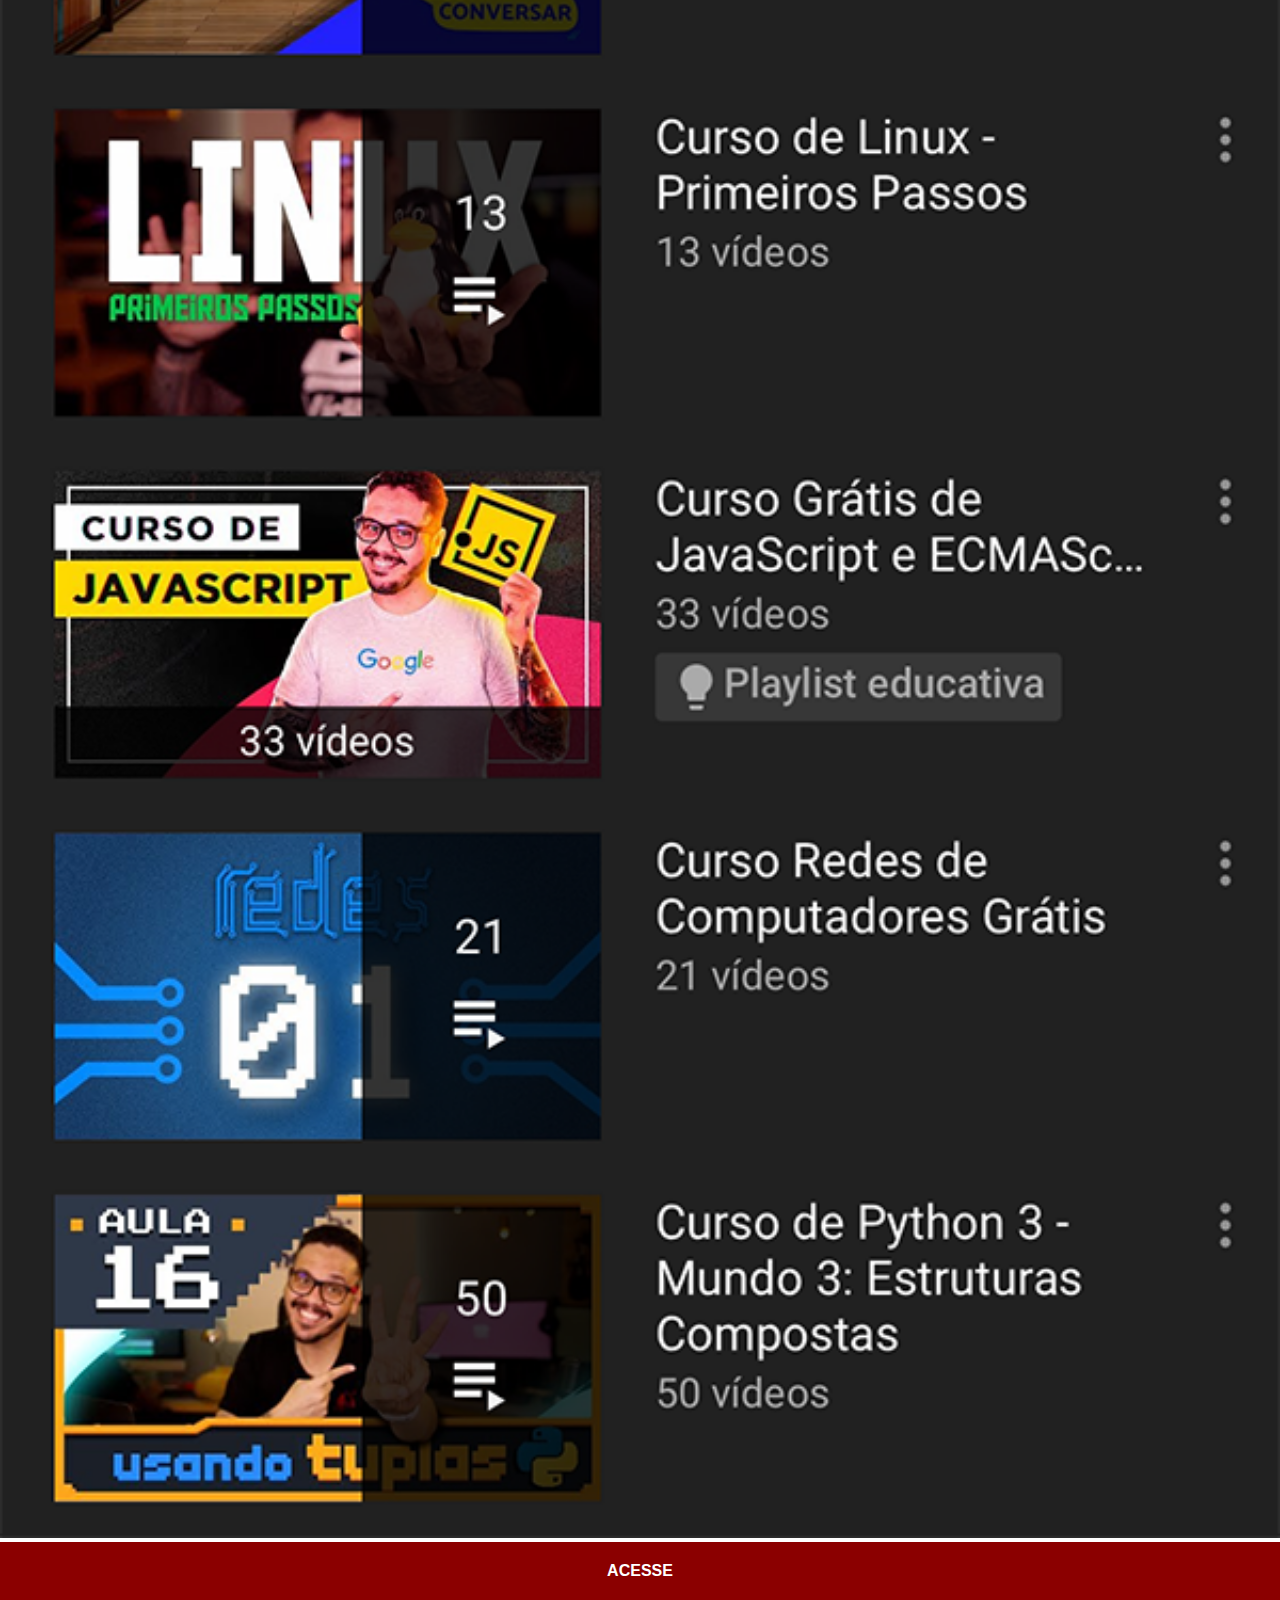
<file: youtube.html>
<!DOCTYPE html>
<html lang="pt-br">
<head>
    <meta charset="UTF-8">
    <meta http-equiv="X-UA-Compatible" content="IE=edge">
    <meta name="viewport" content="width=device-width, initial-scale=1.0">
    <link rel="stylesheet" href="Estilos/social.css">
    <title>YouTube</title>
</head>
<body>
    <img src="pacote-d013/imagens/tela-youtube.png" alt="YouTube"><a href="https://www.youtube.com/@CursoemVideo/playlists" target="_blank">ACESSE</a>
</body>
</html>
</file>
<file: Estilos/style.css>
@charset "UTF-8";
*{
    margin: 0px;
    padding: 0px;
}
html, body{
    width: 100vw;
    height: 105vh;
    background-color: black;
}
body{
    background: url('../pacote-d013/imagens/fundo-madeira.jpg')no-repeat bottom center fixed;
    background-size: cover;
    
}
::-webkit-scrollbar{
    width: 0px;
    height: 0px;
}
main{
    position: relative;
    height: 100vh;
}

section#telefone{
    position: absolute;
    top: 50%;
    left: 50%;
    transform: translate(-50%, -50%);

    width: 311px;
    height: 627px;
    background: url(../pacote-d013/imagens/frame-iphone.png) no-repeat;

    /*background: blue url(../pacote-d013/imagens/frame-iphone.png) no-repeat;*/
}
iframe#tela{
    position: relative;
    top: 80px;
    left: 22px;
    width: 269px;
    height: 471px;
}
section#redes-sociais{
    text-align: right;
}
section#redes-sociais img{
    width: 50px;
    margin: 10px;
    border-radius: 50%;
    box-shadow: 2px 2px 5px rgba(0, 0, 0, 0.400);
    box-sizing: border-box;
}
section#redes-sociais img:hover{
    border: 2px solid rgba(255, 255, 255, 0.637);
    transform: translate(-3px, -3px);
    box-shadow: 5px 5px 10px rgba(0, 0, 0, 0.623);
    transition: transform 0.5s, border 1s;
}
</file>
<file: Estilos/social.css>
@charset "UTF-8";

*{
    margin: 0px;
    padding: 0px;
    font-family: Arial, Helvetica, sans-serif;
}
::-webkit-scrollbar{
    width: 0px;
    height: 0px;
}
img{
    width: 100vw;

}
a{
    display: block;
    background-color: darkred;
    color: white;
    padding: 20px;
    text-align: center;
    font-weight: bolder;
    text-decoration: none;
    
}
a:hover{
    background-color: red;
}
</file>
